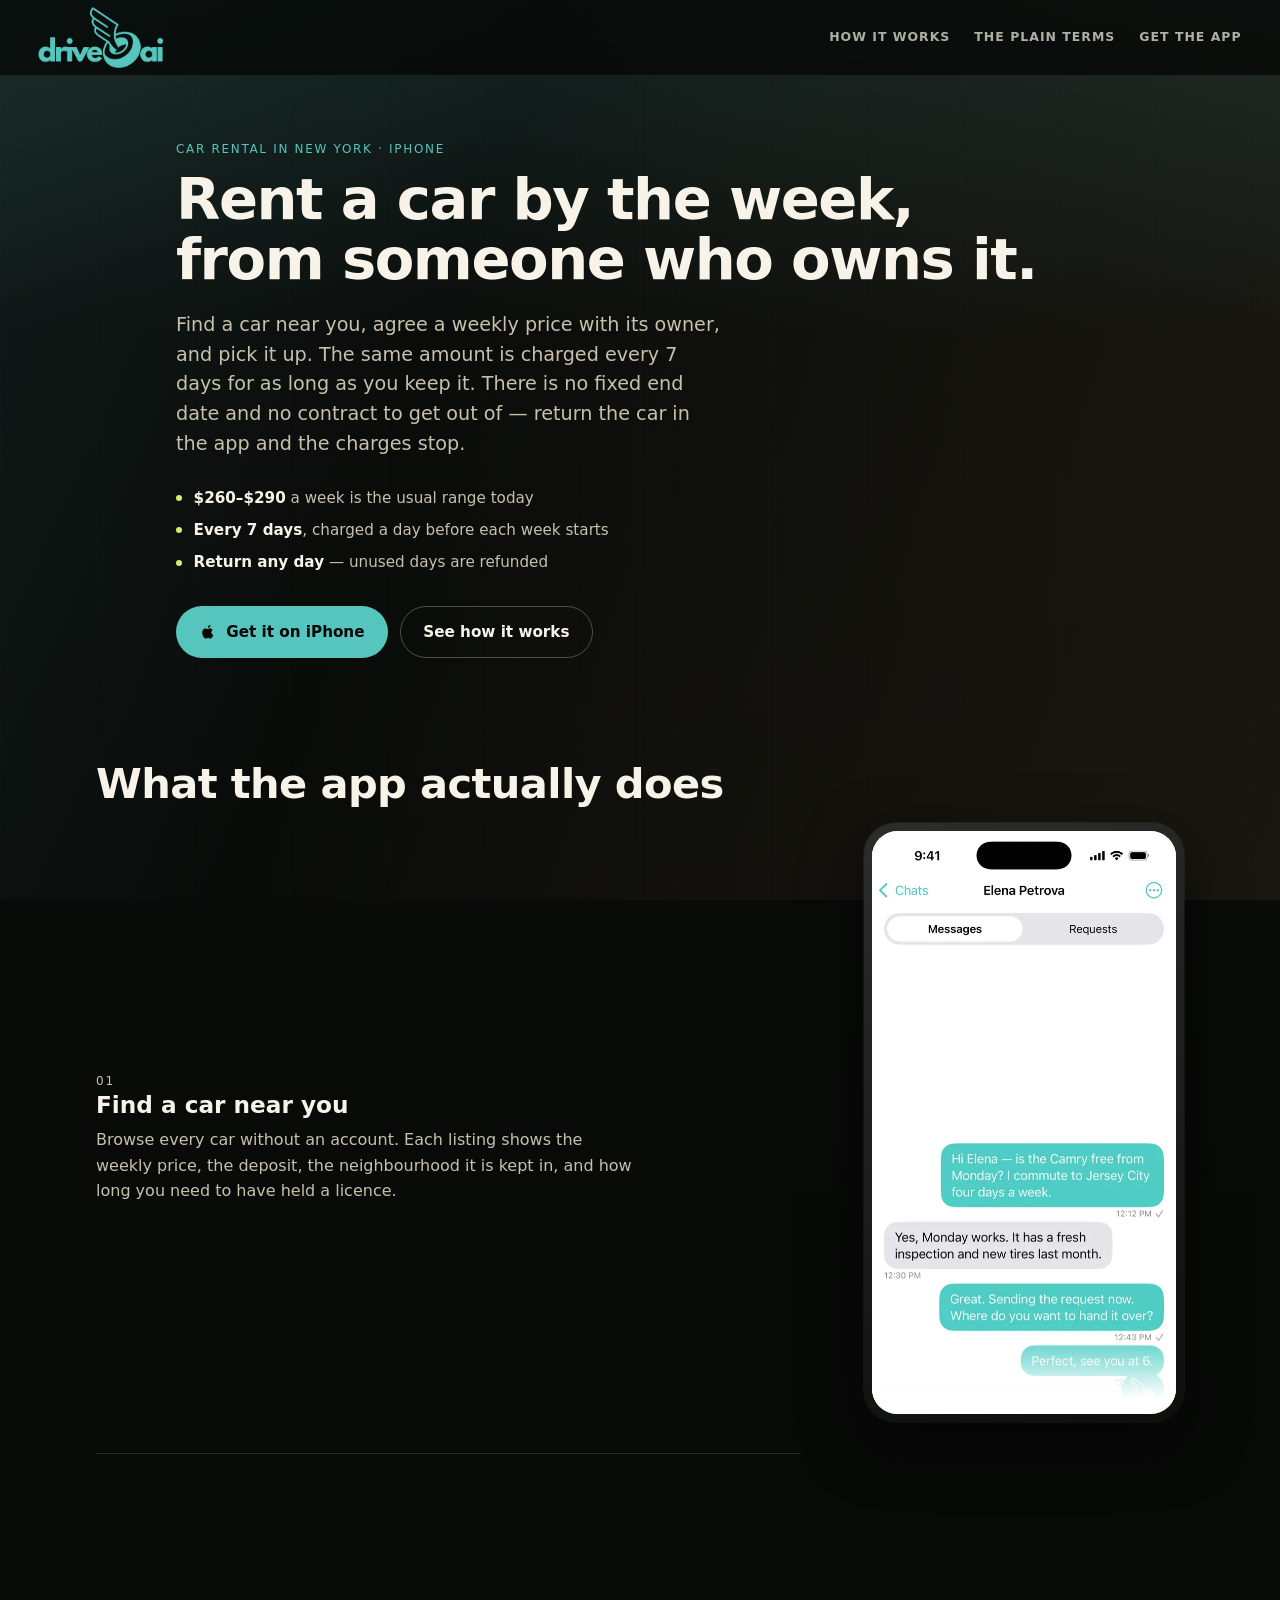
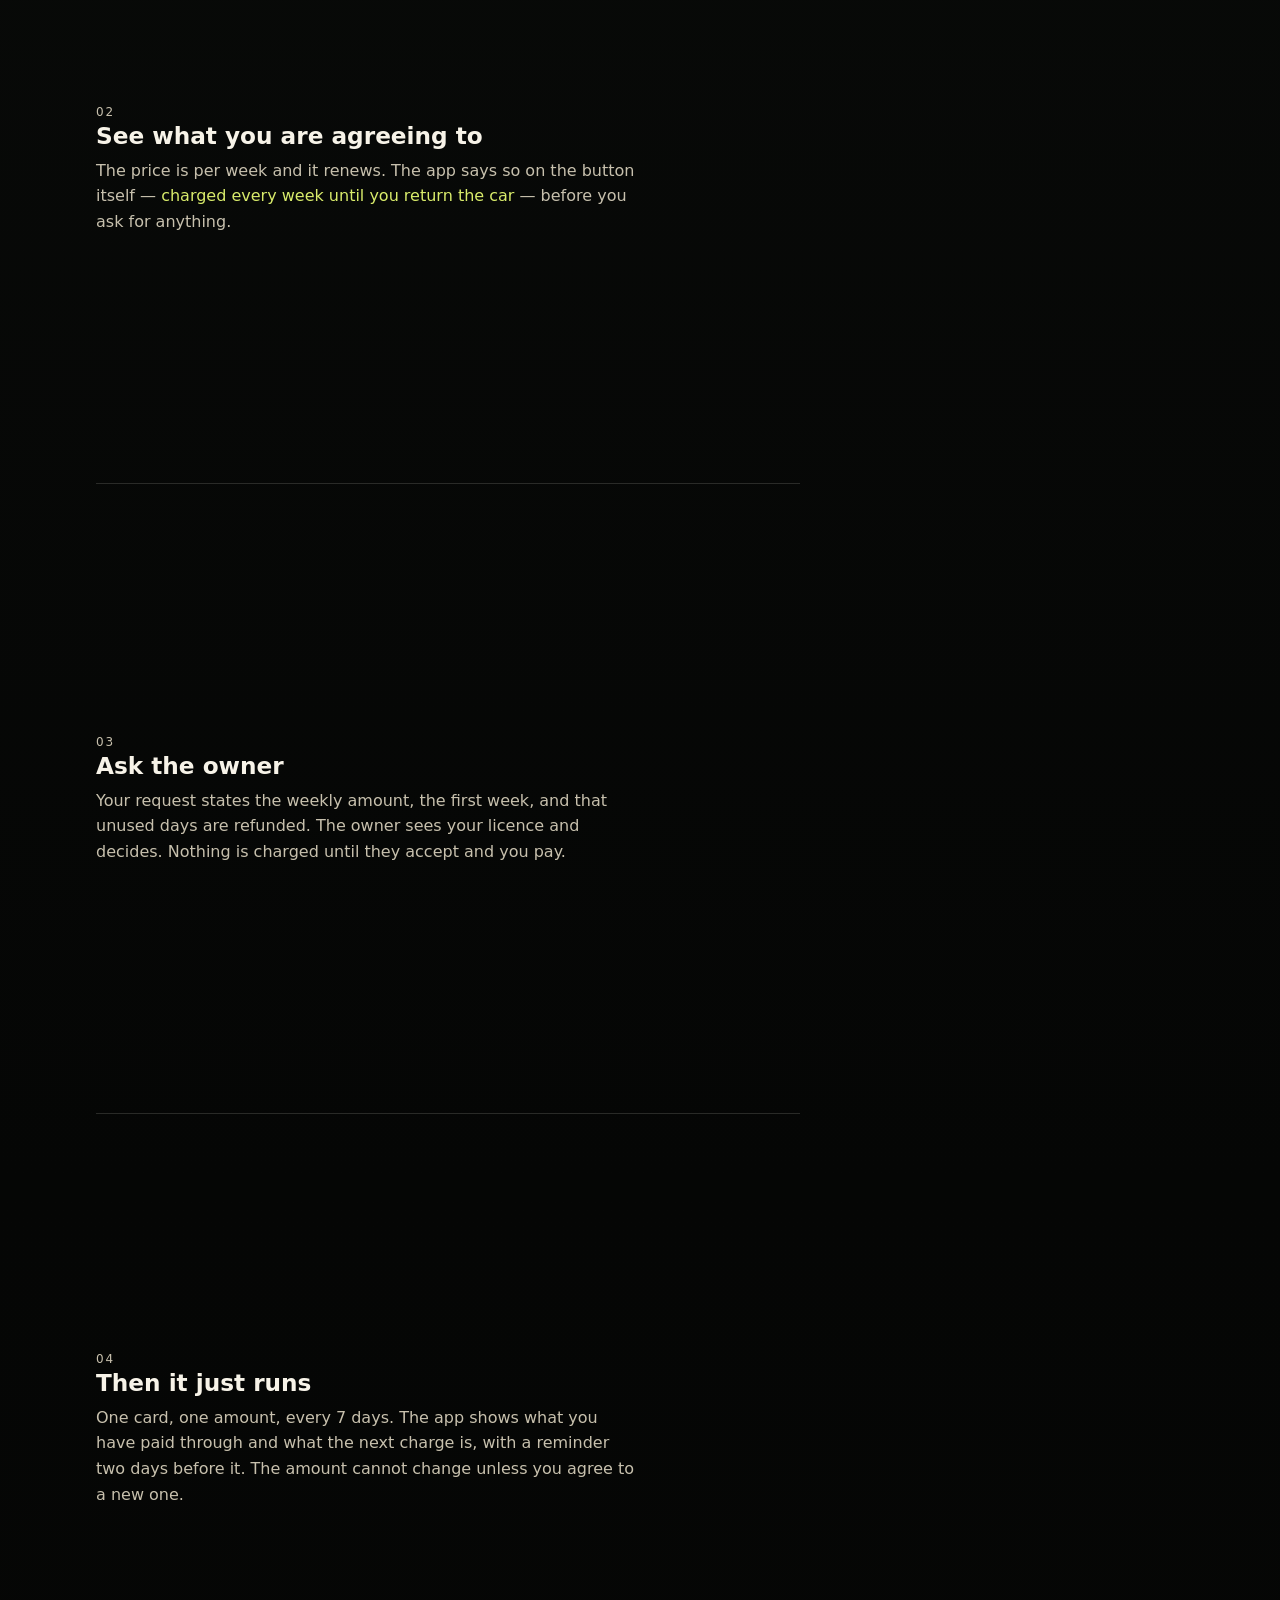
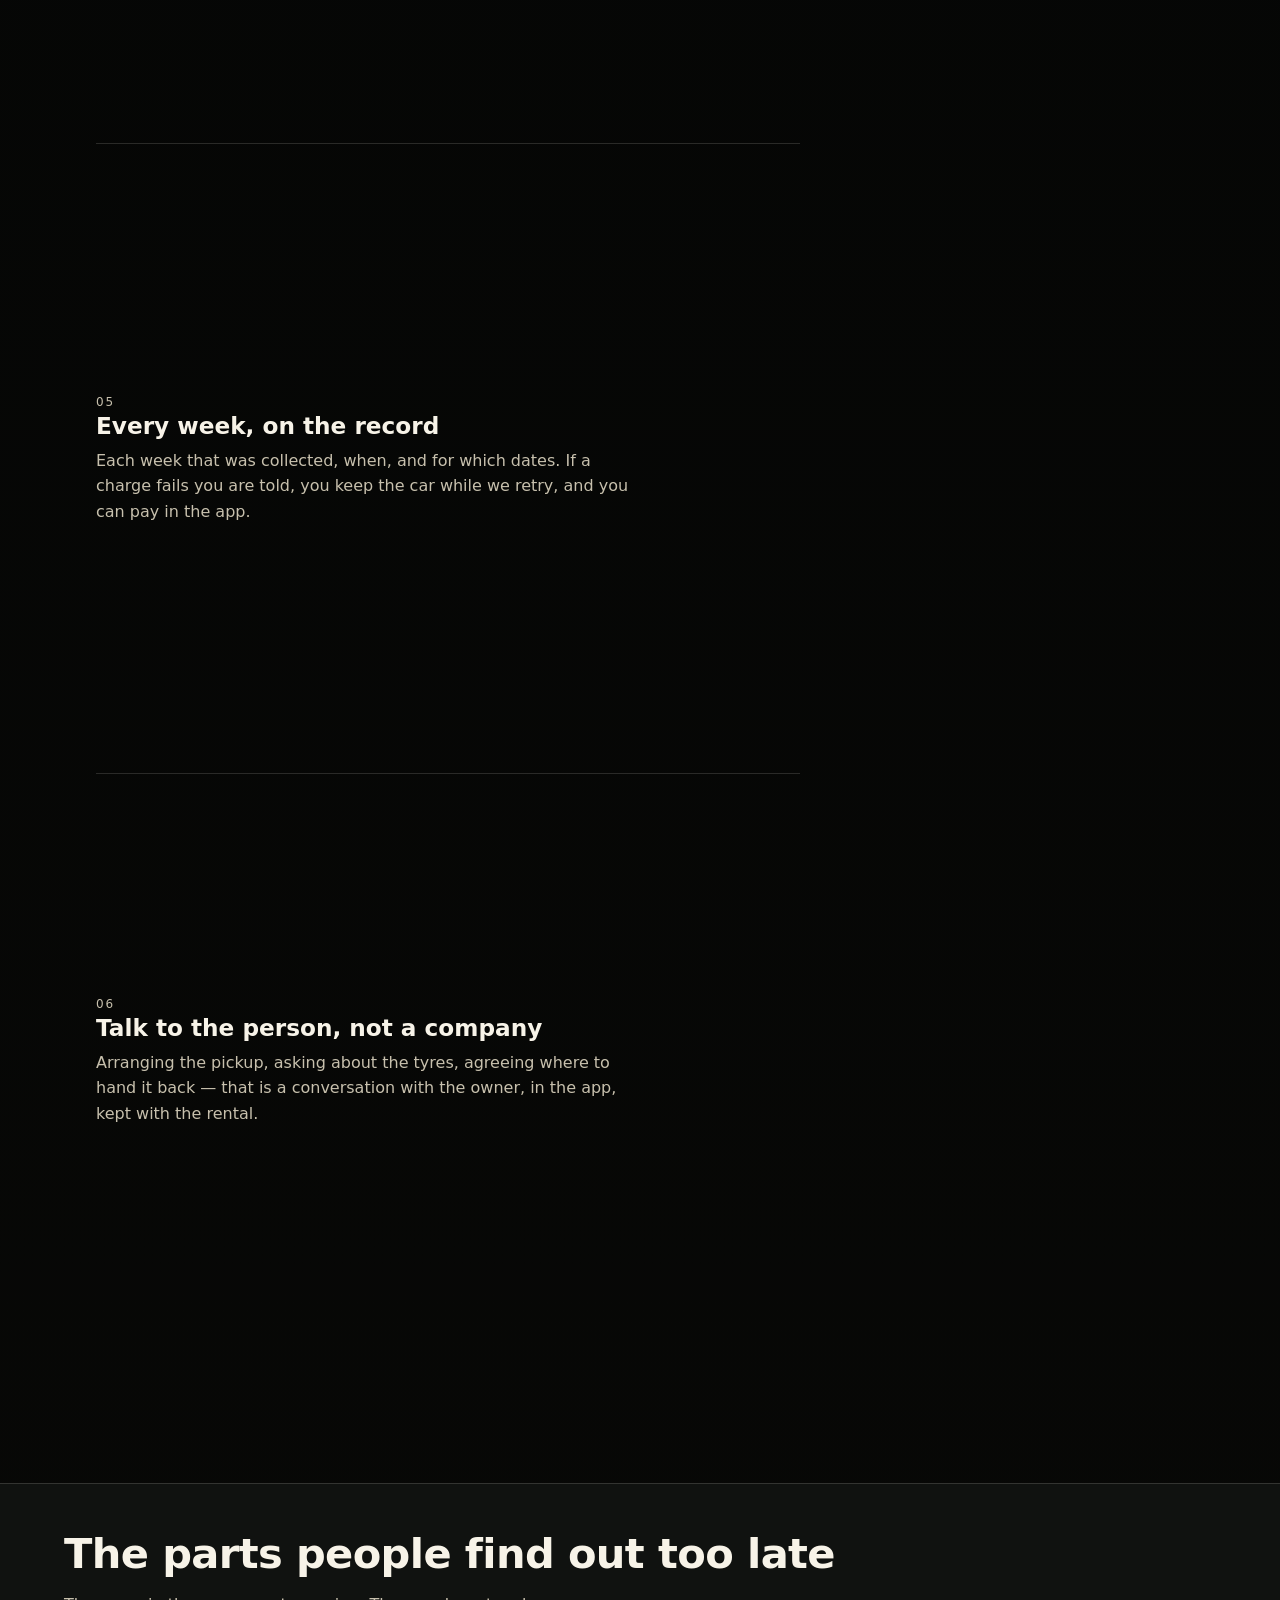
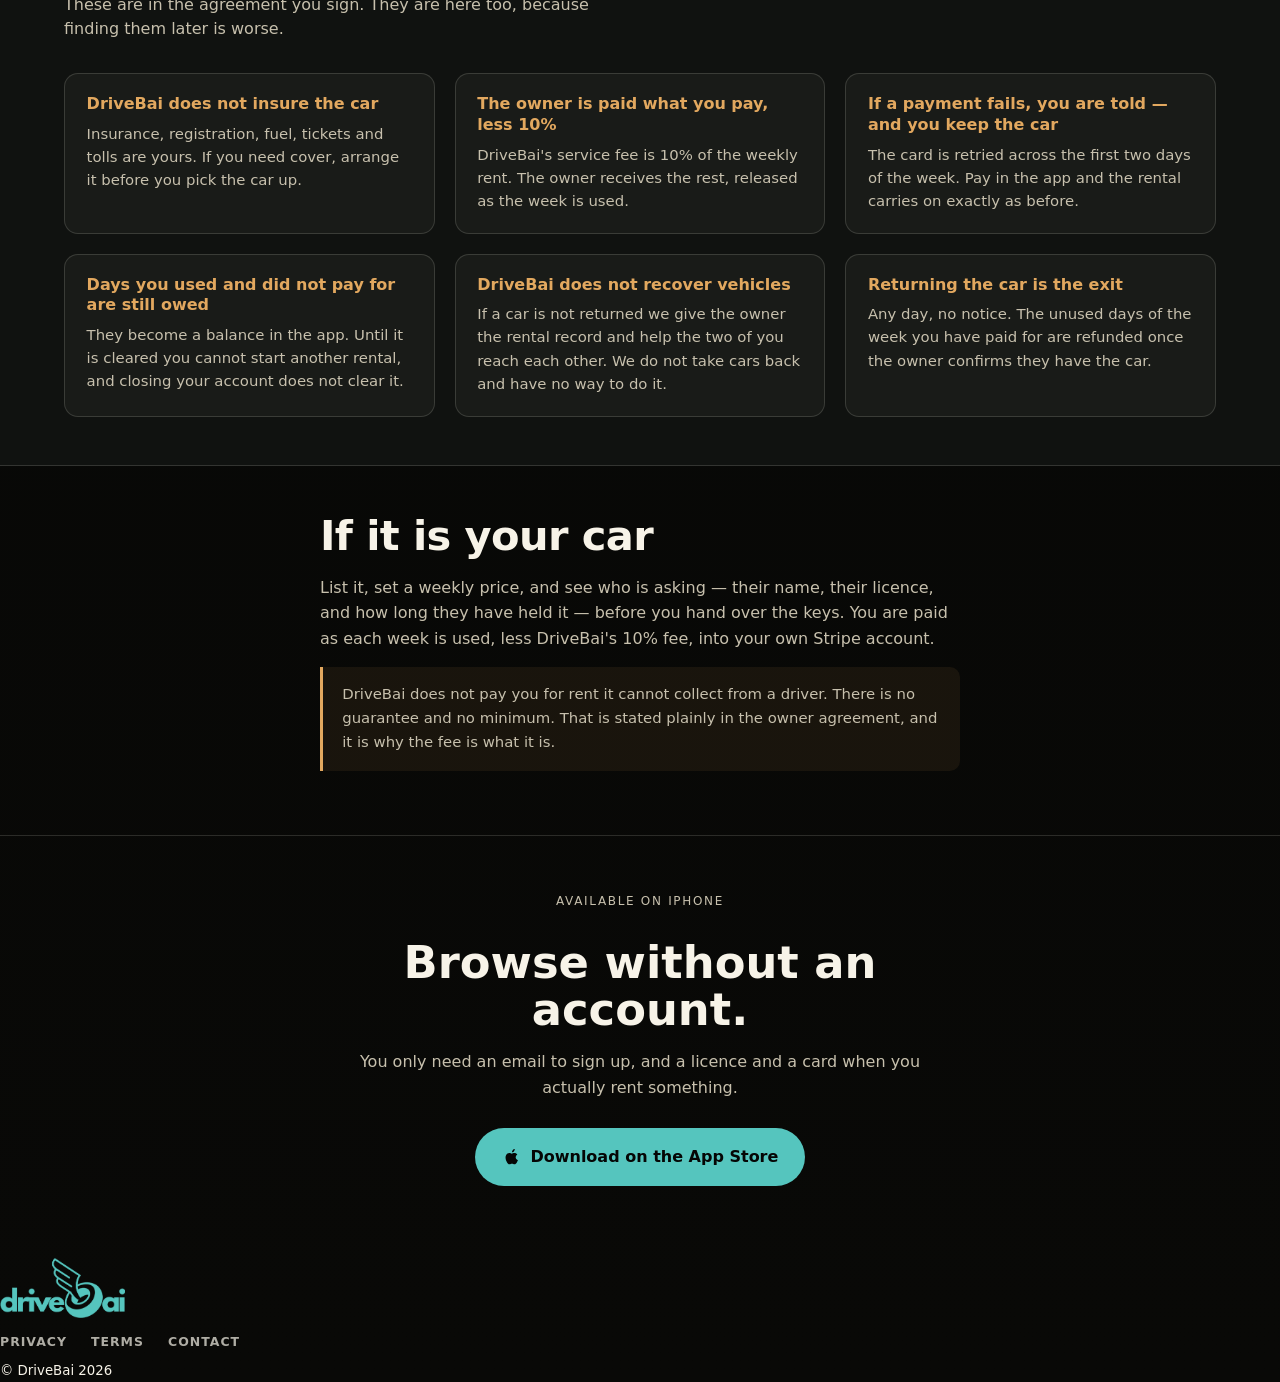
<file: index.html>
<!doctype html>
<html lang="en">
  <head>
    <meta charset="UTF-8" />
    <meta name="viewport" content="width=device-width, initial-scale=1.0" />
    <title>DriveBai — rent a car by the week, in New York</title>
    <meta
      name="description"
      content="Rent a car from a verified owner by the week. One price, charged every 7 days, no fixed end date. Return the car in the app and the charges stop. iPhone app."
    />
    <meta name="author" content="DriveBai" />
    <meta name="theme-color" content="#050605" />
    <meta property="og:type" content="website" />
    <meta property="og:title" content="DriveBai — rent a car by the week" />
    <meta
      property="og:description"
      content="Rent a car from a verified owner by the week. One price, charged every 7 days, no fixed end date. Return the car in the app and the charges stop."
    />
    <meta property="og:image" content="./assets/og-image-v2.png" />
    <meta name="twitter:card" content="summary_large_image" />

    <!-- The first screen in the sequence is above the fold on a phone. -->
    <link rel="icon" href="/favicon.ico" sizes="any" />
    <link rel="apple-touch-icon" href="./assets/apple-touch-icon.png" />

    <link rel="preload" as="image" href="./assets/app/01-discover.webp" type="image/webp" />
    <link rel="stylesheet" href="./styles.css" />
  </head>
  <body>
    <a class="skip-link" href="#main">Skip to content</a>

    <header class="site-header" aria-label="Primary navigation">
      <a class="brand" href="#top" aria-label="DriveBai home">
        <img src="./assets/drivebai-logo.png" alt="DriveBai" class="brand-logo" width="349" height="168" />
      </a>
      <nav aria-label="Primary">
        <a href="#how">How it works</a>
        <a href="#plain">The plain terms</a>
        <a href="#get">Get the app</a>
      </nav>
    </header>

    <main id="main">
      <!-- ───────────────────────── Hero ───────────────────────── -->
      <section class="hero" id="top" aria-labelledby="hero-title">
        <div class="hero-copy">
          <p class="eyebrow">Car rental in New York · iPhone</p>
          <h1 id="hero-title">Rent a car by the week, from someone who owns it.</h1>
          <p class="lede">
            Find a car near you, agree a weekly price with its owner, and pick it
            up. The same amount is charged every 7 days for as long as you keep
            it. There is no fixed end date and no contract to get out of — return
            the car in the app and the charges stop.
          </p>
          <ul class="hero-facts">
            <li><strong>$260–$290</strong> a week is the usual range today</li>
            <li><strong>Every 7 days</strong>, charged a day before each week starts</li>
            <li><strong>Return any day</strong> — unused days are refunded</li>
          </ul>
          <div class="hero-actions">
            <a class="button primary" href="#get">
              <span class="button-icon" aria-hidden="true">
                <svg viewBox="0 0 24 24" width="18" height="18" fill="currentColor">
                  <path d="M16.4 12.6c0-2.3 1.9-3.4 2-3.5-1.1-1.5-2.7-1.7-3.3-1.8-1.4-.1-2.7.8-3.4.8-.7 0-1.8-.8-3-.8-1.5 0-3 .9-3.7 2.3-1.6 2.7-.4 6.7 1.1 8.9.8 1.1 1.7 2.3 2.9 2.2 1.2 0 1.6-.7 3-.7s1.8.7 3 .7c1.2 0 2-1.1 2.8-2.2.9-1.3 1.2-2.6 1.3-2.6 0 0-2.6-1-2.7-3.3ZM14.4 5.2c.6-.7 1-1.7.9-2.7-.9 0-1.9.6-2.5 1.3-.5.6-1 1.7-.9 2.6 1 .1 2-.5 2.5-1.2Z" />
                </svg>
              </span>
              Get it on iPhone
            </a>
            <a class="button secondary" href="#how">See how it works</a>
          </div>
        </div>
      </section>

      <!-- ─────────────────── The scroll sequence ─────────────────── -->
      <!--
        One phone, six real screens, advanced by SCROLL POSITION.

        Where the browser supports scroll-driven animations, each step names a
        view-timeline and the matching screen animates its opacity along that
        timeline — so it tracks the finger on a phone and reverses on scroll-back
        with no JavaScript at all. Everywhere else, a small IntersectionObserver
        sets data-active on the container and CSS does the same thing in steps.
        With JavaScript off and no scroll-timeline support, every screen is
        simply visible in order: a static sequence that reads correctly.
      -->
      <section class="sequence" id="how" aria-labelledby="how-title">
        <h2 id="how-title" class="section-title">What the app actually does</h2>

        <div class="sequence-grid" data-sequence>
          <div class="phone-rail">
            <div class="phone" role="img"
                 aria-label="A sequence of six DriveBai screens: browsing cars, a car's detail page, a weekly rental request, the billing card, payment history, and a conversation with the car's owner.">
              <div class="phone-screens">
                <picture class="screen" data-screen="1">
                  <source srcset="./assets/app/01-discover.webp" type="image/webp" />
                  <img src="./assets/app/01-discover.png" alt="" width="600" height="1150" fetchpriority="high" />
                </picture>
                <picture class="screen" data-screen="2">
                  <source srcset="./assets/app/02-cardetail.webp" type="image/webp" />
                  <img src="./assets/app/02-cardetail.png" alt="" width="600" height="1150" loading="lazy" />
                </picture>
                <picture class="screen" data-screen="3">
                  <source srcset="./assets/app/03-request.webp" type="image/webp" />
                  <img src="./assets/app/03-request.png" alt="" width="600" height="1150" loading="lazy" />
                </picture>
                <picture class="screen" data-screen="4">
                  <source srcset="./assets/app/04-today.webp" type="image/webp" />
                  <img src="./assets/app/04-today.png" alt="" width="600" height="1150" loading="lazy" />
                </picture>
                <picture class="screen" data-screen="5">
                  <source srcset="./assets/app/05-payments.webp" type="image/webp" />
                  <img src="./assets/app/05-payments.png" alt="" width="600" height="1150" loading="lazy" />
                </picture>
                <picture class="screen" data-screen="6">
                  <source srcset="./assets/app/06-chat.webp" type="image/webp" />
                  <img src="./assets/app/06-chat.png" alt="" width="600" height="1150" loading="lazy" />
                </picture>
              </div>
            </div>
          </div>

          <ol class="steps">
            <li class="step" data-step="1">
              <picture class="step-shot">
                <source srcset="./assets/app/01-discover.webp" type="image/webp" />
                <img src="./assets/app/01-discover.png" alt="Browsing cars in the DriveBai app: four available cars, each with a photo, a weekly price and the neighbourhood it is kept in." width="600" height="1150" loading="lazy" />
              </picture>
              <p class="step-n">01</p>
              <h3>Find a car near you</h3>
              <p>
                Browse every car without an account. Each listing shows the
                weekly price, the deposit, the neighbourhood it is kept in, and
                how long you need to have held a licence.
              </p>
            </li>
            <li class="step" data-step="2">
              <picture class="step-shot">
                <source srcset="./assets/app/02-cardetail.webp" type="image/webp" />
                <img src="./assets/app/02-cardetail.png" alt="A car's page: a 2022 Hyundai Elantra at $280 per week, with the button reading “Rent — renews weekly, charged every week until you return the car”." width="600" height="1150" loading="lazy" />
              </picture>
              <p class="step-n">02</p>
              <h3>See what you are agreeing to</h3>
              <p>
                The price is per week and it renews. The app says so on the
                button itself — <em>charged every week until you return the
                car</em> — before you ask for anything.
              </p>
            </li>
            <li class="step" data-step="3">
              <picture class="step-shot">
                <source srcset="./assets/app/03-request.webp" type="image/webp" />
                <img src="./assets/app/03-request.png" alt="A sent rental request showing $280.00 a week, renewing weekly until the car is returned, the first week's amount, and that unused days are refunded." width="600" height="1150" loading="lazy" />
              </picture>
              <p class="step-n">03</p>
              <h3>Ask the owner</h3>
              <p>
                Your request states the weekly amount, the first week, and that
                unused days are refunded. The owner sees your licence and decides.
                Nothing is charged until they accept and you pay.
              </p>
            </li>
            <li class="step" data-step="4">
              <picture class="step-shot">
                <source srcset="./assets/app/04-today.webp" type="image/webp" />
                <img src="./assets/app/04-today.png" alt="The rental card: paid through Friday 9 October, renewing weekly, the next charge on Thursday 8 October, and the card it will be taken from." width="600" height="1150" loading="lazy" />
              </picture>
              <p class="step-n">04</p>
              <h3>Then it just runs</h3>
              <p>
                One card, one amount, every 7 days. The app shows what you have
                paid through and what the next charge is, with a reminder two days
                before it. The amount cannot change unless you agree to a new one.
              </p>
            </li>
            <li class="step" data-step="5">
              <picture class="step-shot">
                <source srcset="./assets/app/05-payments.webp" type="image/webp" />
                <img src="./assets/app/05-payments.png" alt="Payment history: four weeks paid at $280.00 each, $1120.00 in total, with the dates each week covered." width="600" height="1150" loading="lazy" />
              </picture>
              <p class="step-n">05</p>
              <h3>Every week, on the record</h3>
              <p>
                Each week that was collected, when, and for which dates. If a
                charge fails you are told, you keep the car while we retry, and
                you can pay in the app.
              </p>
            </li>
            <li class="step" data-step="6">
              <picture class="step-shot">
                <source srcset="./assets/app/06-chat.webp" type="image/webp" />
                <img src="./assets/app/06-chat.png" alt="A conversation with the car's owner about when the car is free and where to hand it over." width="600" height="1150" loading="lazy" />
              </picture>
              <p class="step-n">06</p>
              <h3>Talk to the person, not a company</h3>
              <p>
                Arranging the pickup, asking about the tyres, agreeing where to
                hand it back — that is a conversation with the owner, in the app,
                kept with the rental.
              </p>
            </li>
          </ol>
        </div>
      </section>

      <!-- ─────────────────── The plain terms ─────────────────── -->
      <!--
        This section exists because the agreements are blunt and the page should
        be too. Every line here is a sentence from the driver and owner texts in
        docs/TERMS_FOR_REVIEW.md. An earlier version of this page claimed cover
        that those same texts explicitly disclaim; the claim is gone and this
        section is what replaced it.

        The old wording is deliberately not quoted here. It would mean the live
        HTML still contains the sentence we removed, and anyone auditing the page
        for it — including by a plain grep — would get a hit and have to work out
        that it was only a comment.
      -->
      <section class="plain" id="plain" aria-labelledby="plain-title">
        <div class="plain-inner">
          <h2 id="plain-title" class="section-title">The parts people find out too late</h2>
          <p class="plain-lede">
            These are in the agreement you sign. They are here too, because
            finding them later is worse.
          </p>
          <div class="plain-grid">
            <div class="plain-card">
              <h3>DriveBai does not insure the car</h3>
              <p>
                Insurance, registration, fuel, tickets and tolls are yours. If
                you need cover, arrange it before you pick the car up.
              </p>
            </div>
            <div class="plain-card">
              <h3>The owner is paid what you pay, less 10%</h3>
              <p>
                DriveBai's service fee is 10% of the weekly rent. The owner
                receives the rest, released as the week is used.
              </p>
            </div>
            <div class="plain-card">
              <h3>If a payment fails, you are told — and you keep the car</h3>
              <p>
                The card is retried across the first two days of the week. Pay in
                the app and the rental carries on exactly as before.
              </p>
            </div>
            <div class="plain-card">
              <h3>Days you used and did not pay for are still owed</h3>
              <p>
                They become a balance in the app. Until it is cleared you cannot
                start another rental, and closing your account does not clear it.
              </p>
            </div>
            <div class="plain-card">
              <h3>DriveBai does not recover vehicles</h3>
              <p>
                If a car is not returned we give the owner the rental record and
                help the two of you reach each other. We do not take cars back
                and have no way to do it.
              </p>
            </div>
            <div class="plain-card">
              <h3>Returning the car is the exit</h3>
              <p>
                Any day, no notice. The unused days of the week you have paid for
                are refunded once the owner confirms they have the car.
              </p>
            </div>
          </div>
        </div>
      </section>

      <!-- ─────────────────── Owners ─────────────────── -->
      <section class="owners" aria-labelledby="owners-title">
        <div class="owners-inner">
          <h2 id="owners-title" class="section-title">If it is your car</h2>
          <p>
            List it, set a weekly price, and see who is asking — their name,
            their licence, and how long they have held it — before you hand over
            the keys. You are paid as each week is used, less DriveBai's 10% fee,
            into your own Stripe account.
          </p>
          <p class="owners-note">
            DriveBai does not pay you for rent it cannot collect from a driver.
            There is no guarantee and no minimum. That is stated plainly in the
            owner agreement, and it is why the fee is what it is.
          </p>
        </div>
      </section>

      <!-- ─────────────────── Download ─────────────────── -->
      <section class="get" id="get" aria-labelledby="get-title">
        <div class="get-inner">
          <p class="eyebrow">Available on iPhone</p>
          <h2 id="get-title">Browse without an account.</h2>
          <p>
            You only need an email to sign up, and a licence and a card when you
            actually rent something.
          </p>
          <a class="button primary large" href="#" aria-label="Download DriveBai on the App Store">
            <span class="button-icon" aria-hidden="true">
              <svg viewBox="0 0 24 24" width="20" height="20" fill="currentColor">
                <path d="M16.4 12.6c0-2.3 1.9-3.4 2-3.5-1.1-1.5-2.7-1.7-3.3-1.8-1.4-.1-2.7.8-3.4.8-.7 0-1.8-.8-3-.8-1.5 0-3 .9-3.7 2.3-1.6 2.7-.4 6.7 1.1 8.9.8 1.1 1.7 2.3 2.9 2.2 1.2 0 1.6-.7 3-.7s1.8.7 3 .7c1.2 0 2-1.1 2.8-2.2.9-1.3 1.2-2.6 1.3-2.6 0 0-2.6-1-2.7-3.3ZM14.4 5.2c.6-.7 1-1.7.9-2.7-.9 0-1.9.6-2.5 1.3-.5.6-1 1.7-.9 2.6 1 .1 2-.5 2.5-1.2Z" />
              </svg>
            </span>
            Download on the App Store
          </a>
        </div>
      </section>
    </main>

    <footer class="site-footer">
      <a class="brand" href="#top" aria-label="DriveBai home">
        <img src="./assets/drivebai-logo.png" alt="DriveBai" class="brand-logo" width="349" height="168" />
      </a>
      <nav aria-label="Legal">
        <!-- Privacy is this site's own notice at /privacy, published 8 October
             2026. Terms still points at the old host because there is no terms
             page here yet. -->
        <a href="/privacy">Privacy</a>
        <a href="https://drivebai-landing-v2.netlify.app/terms">Terms</a>
        <a href="mailto:support@drivebai.com">Contact</a>
      </nav>
      <small>&copy; DriveBai 2026</small>
    </footer>

    <script src="./script.js" defer></script>
  </body>
</html>
</file>
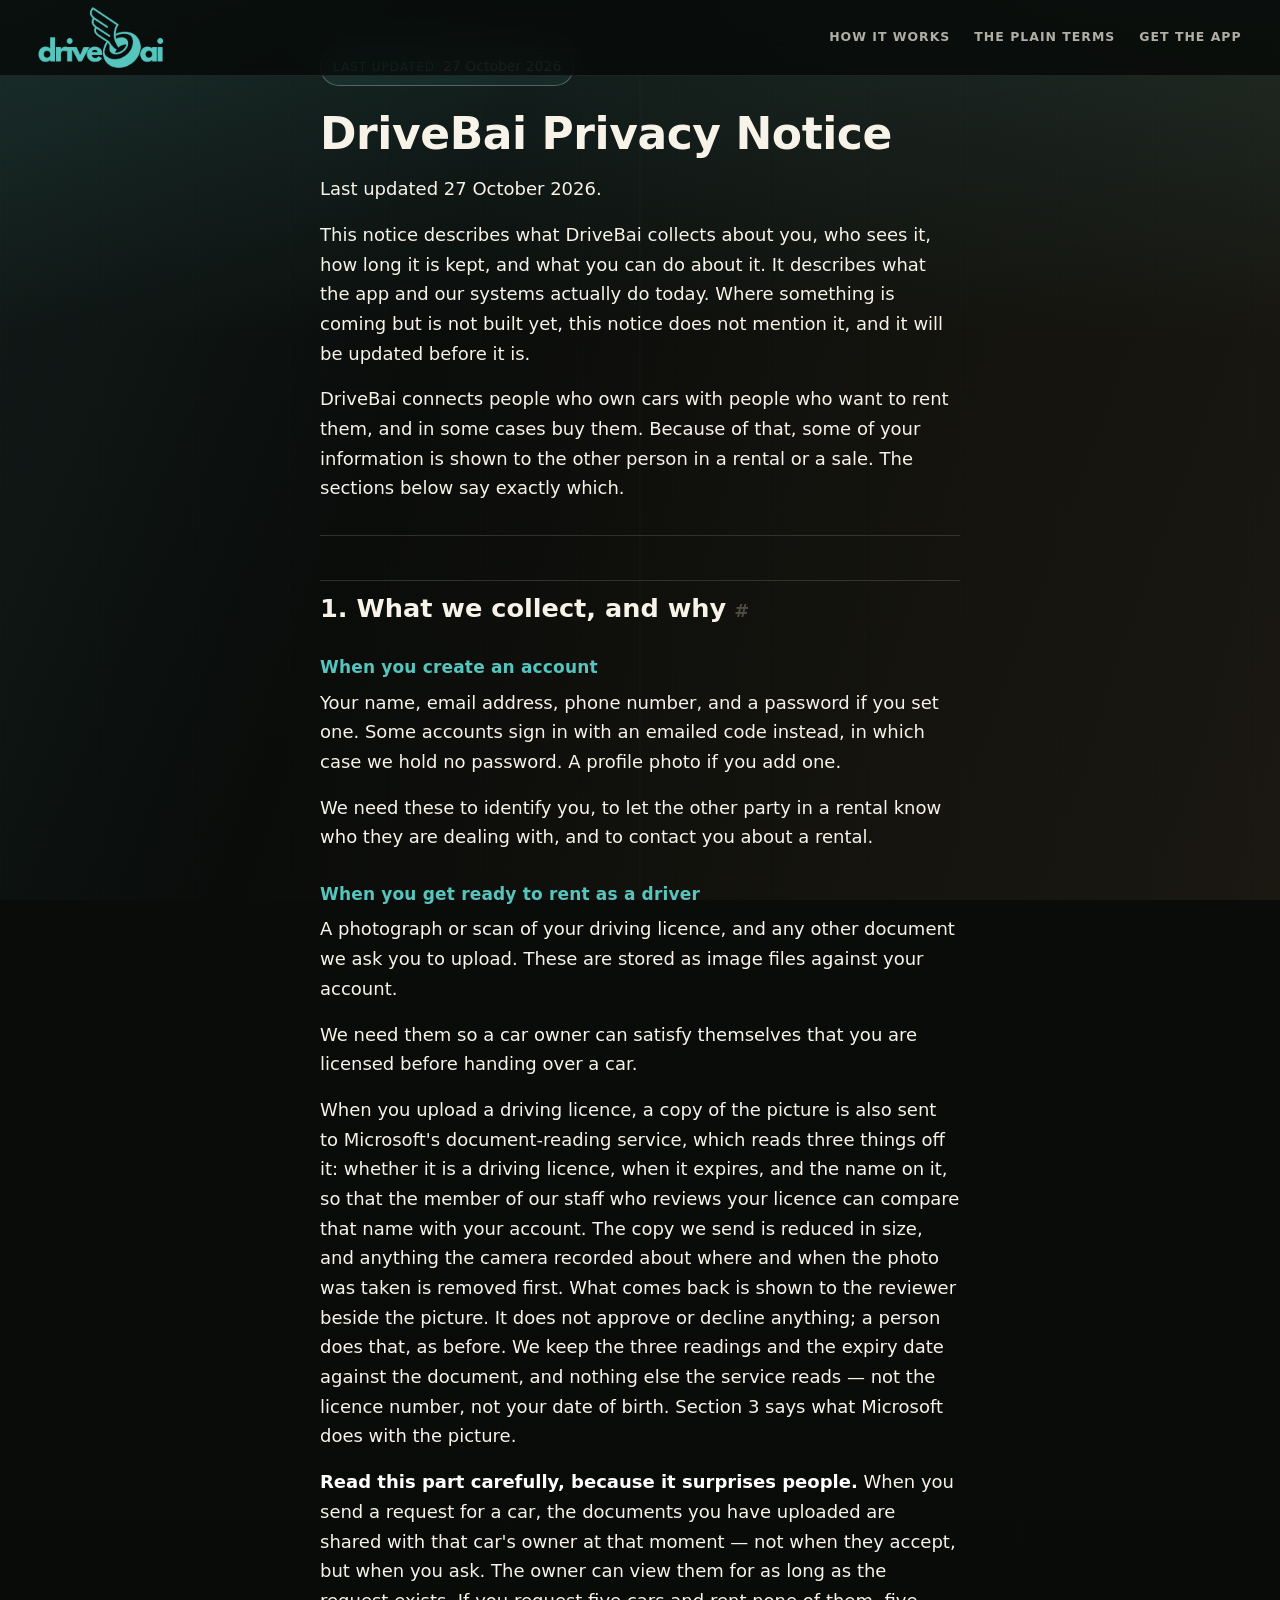
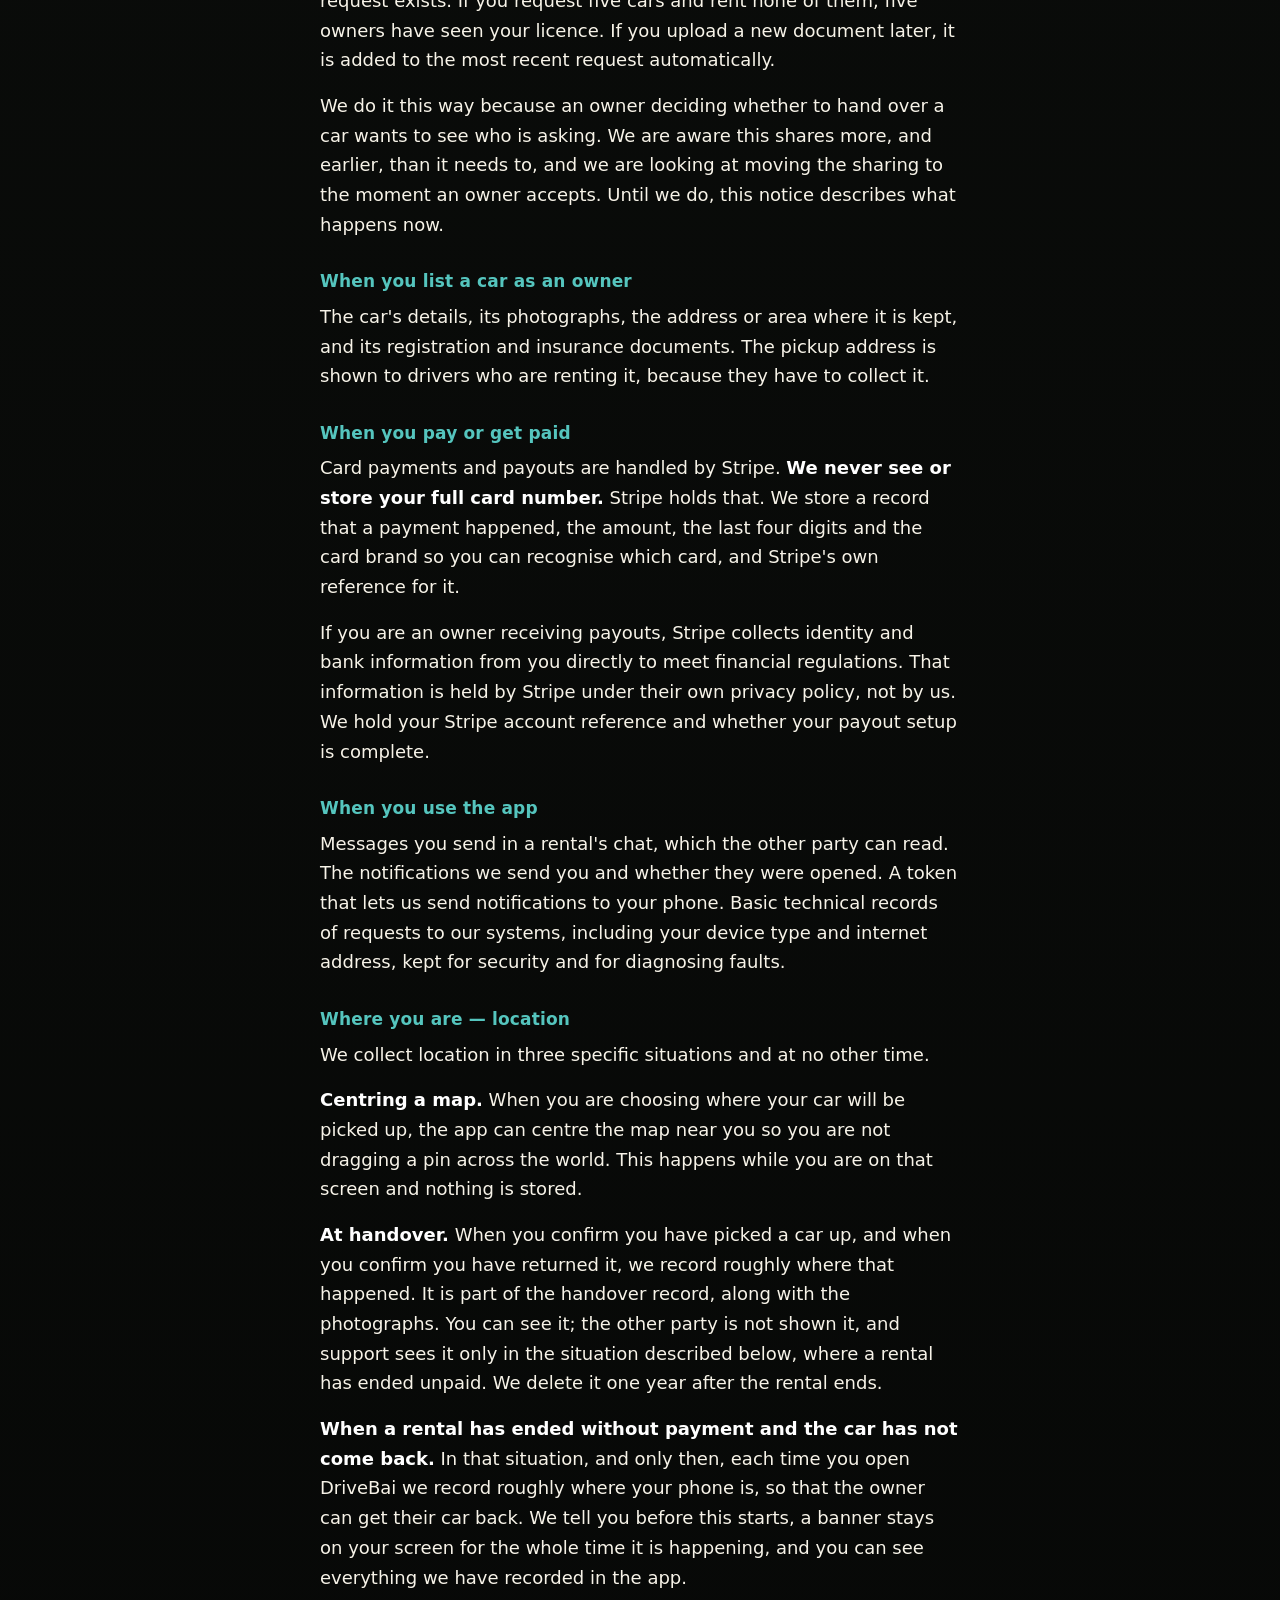
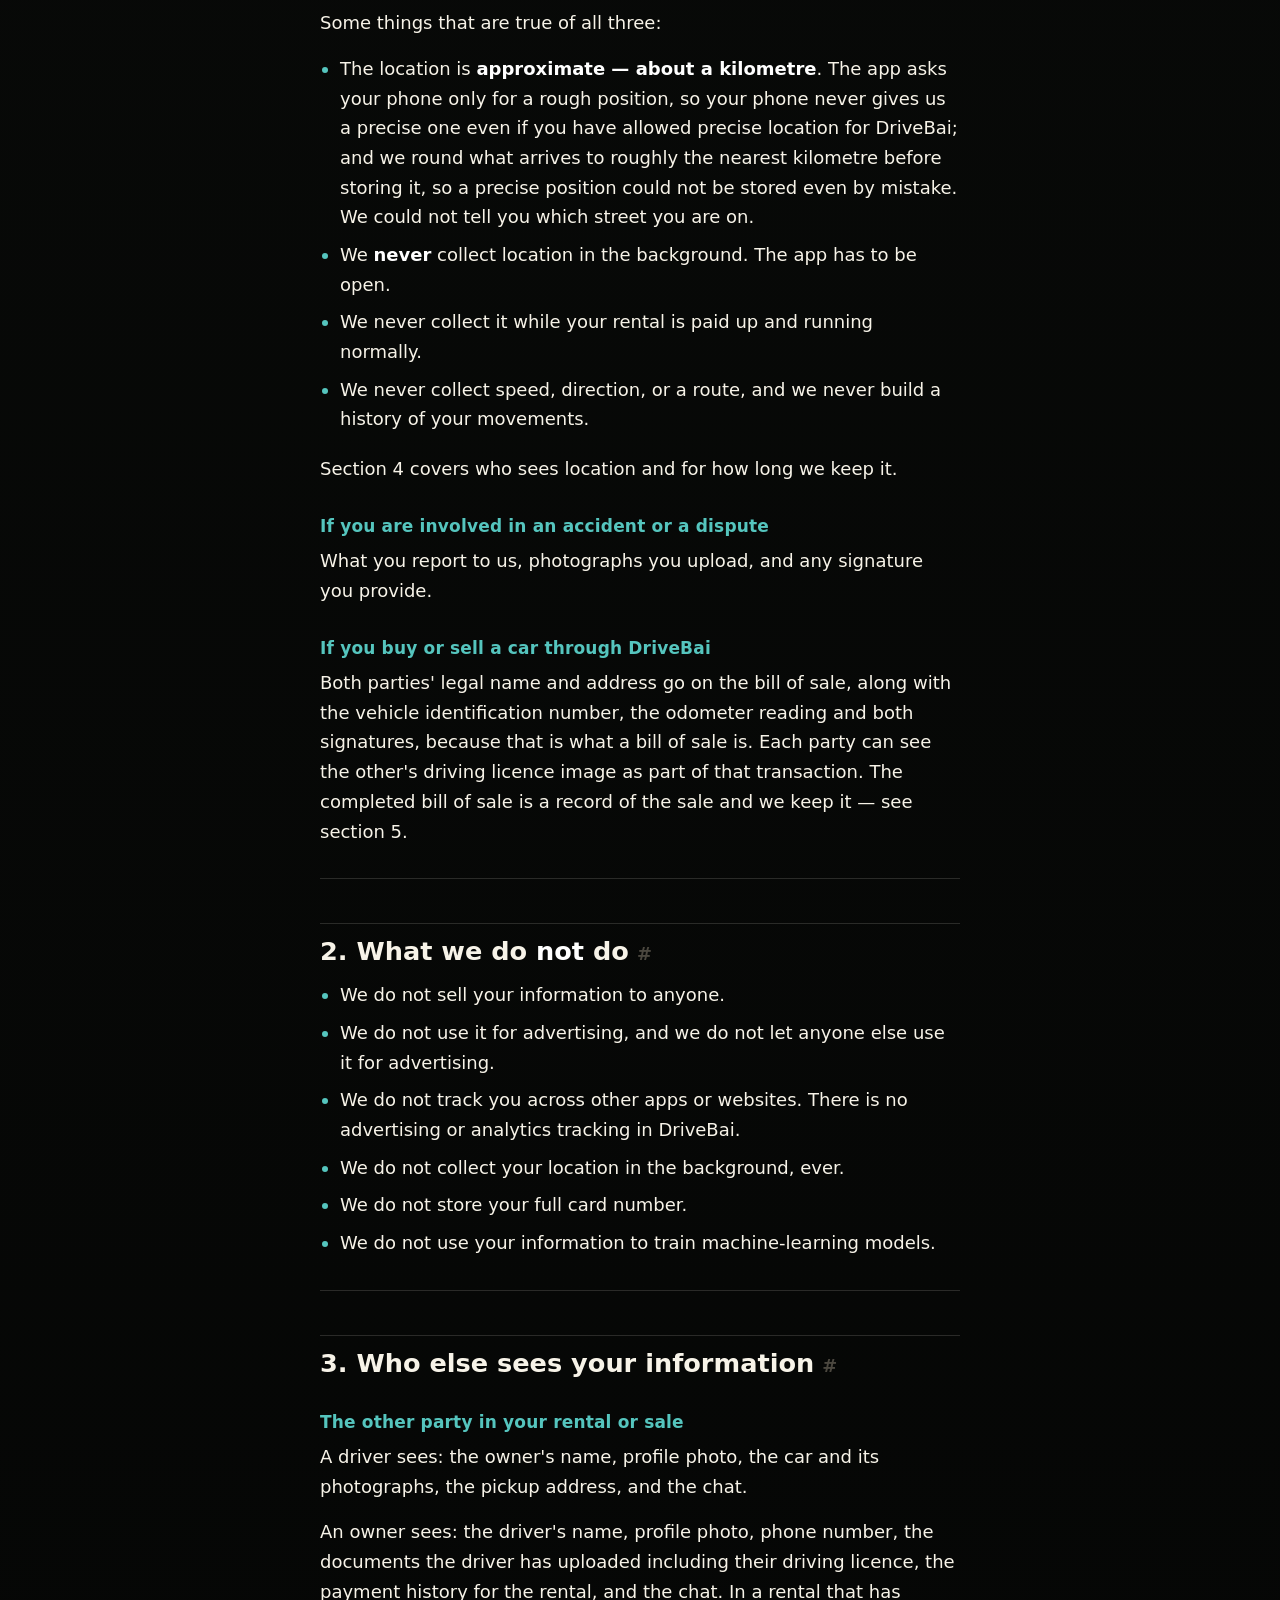
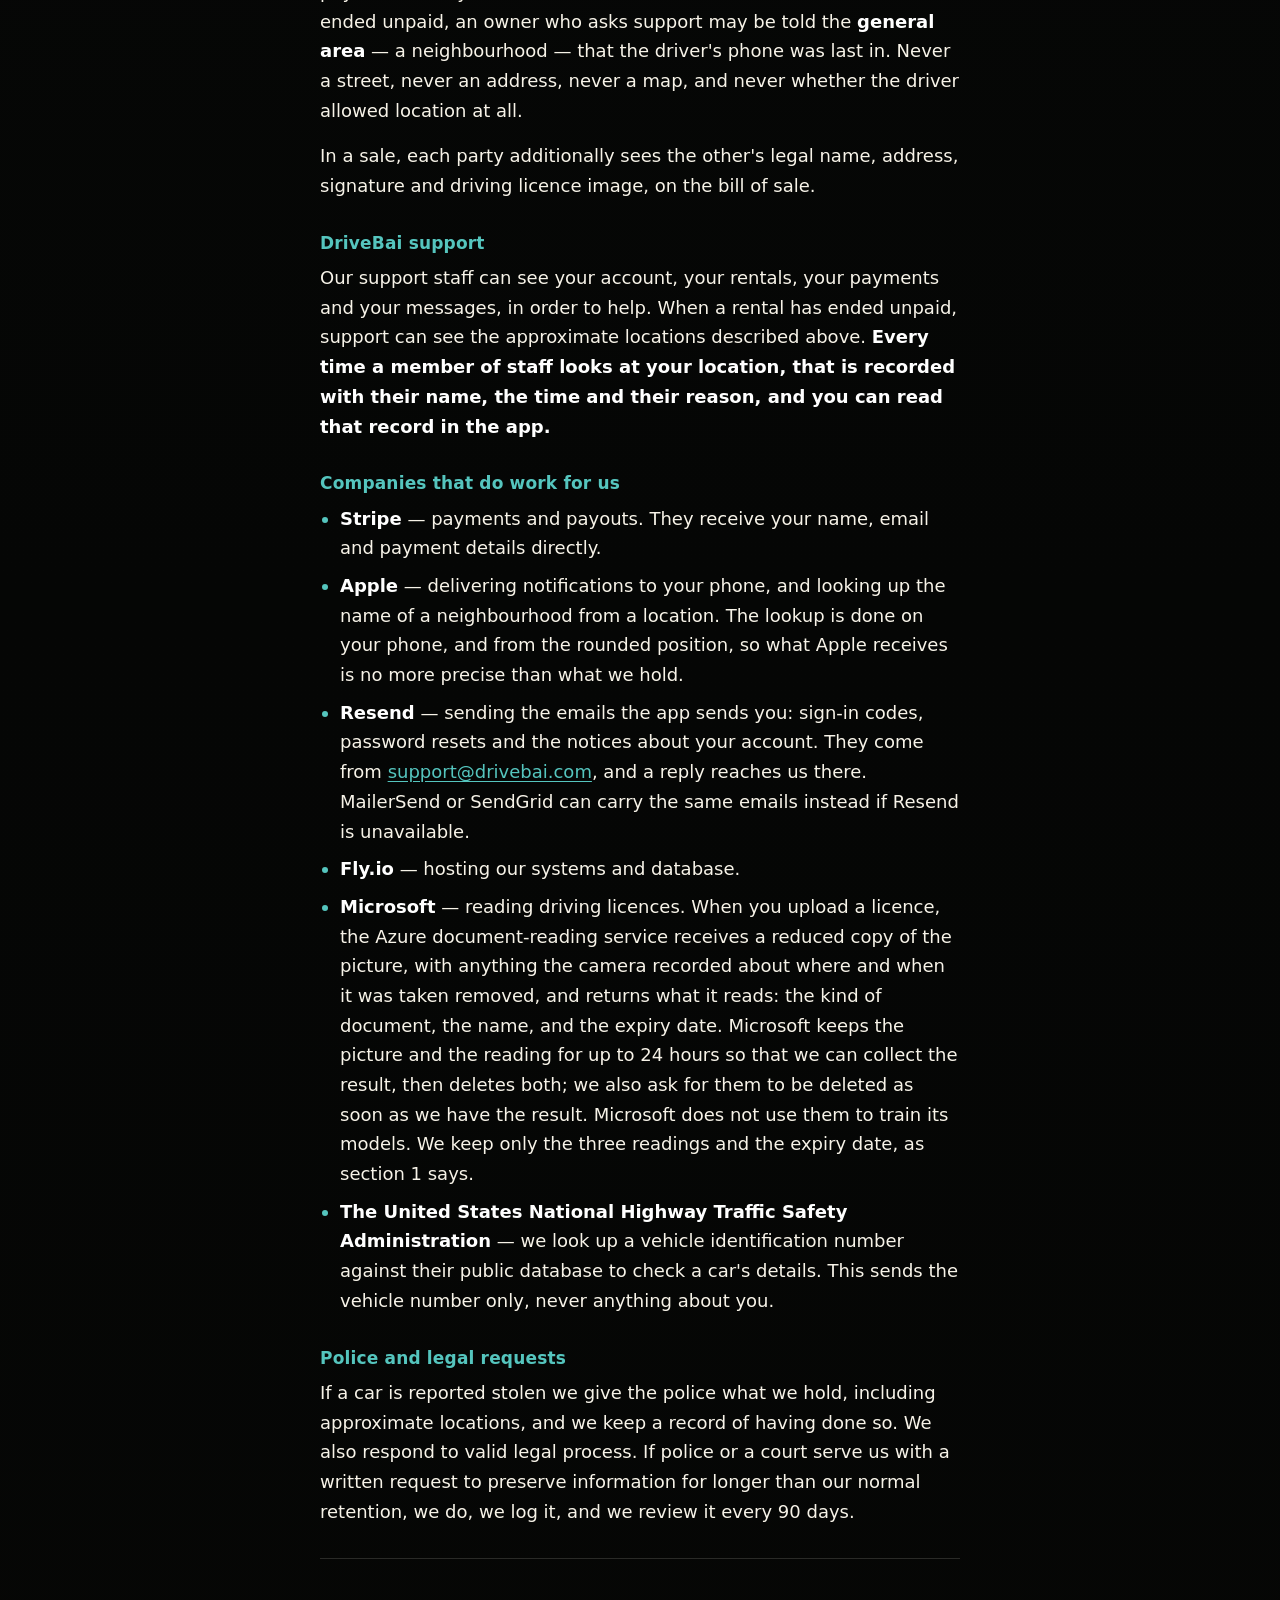
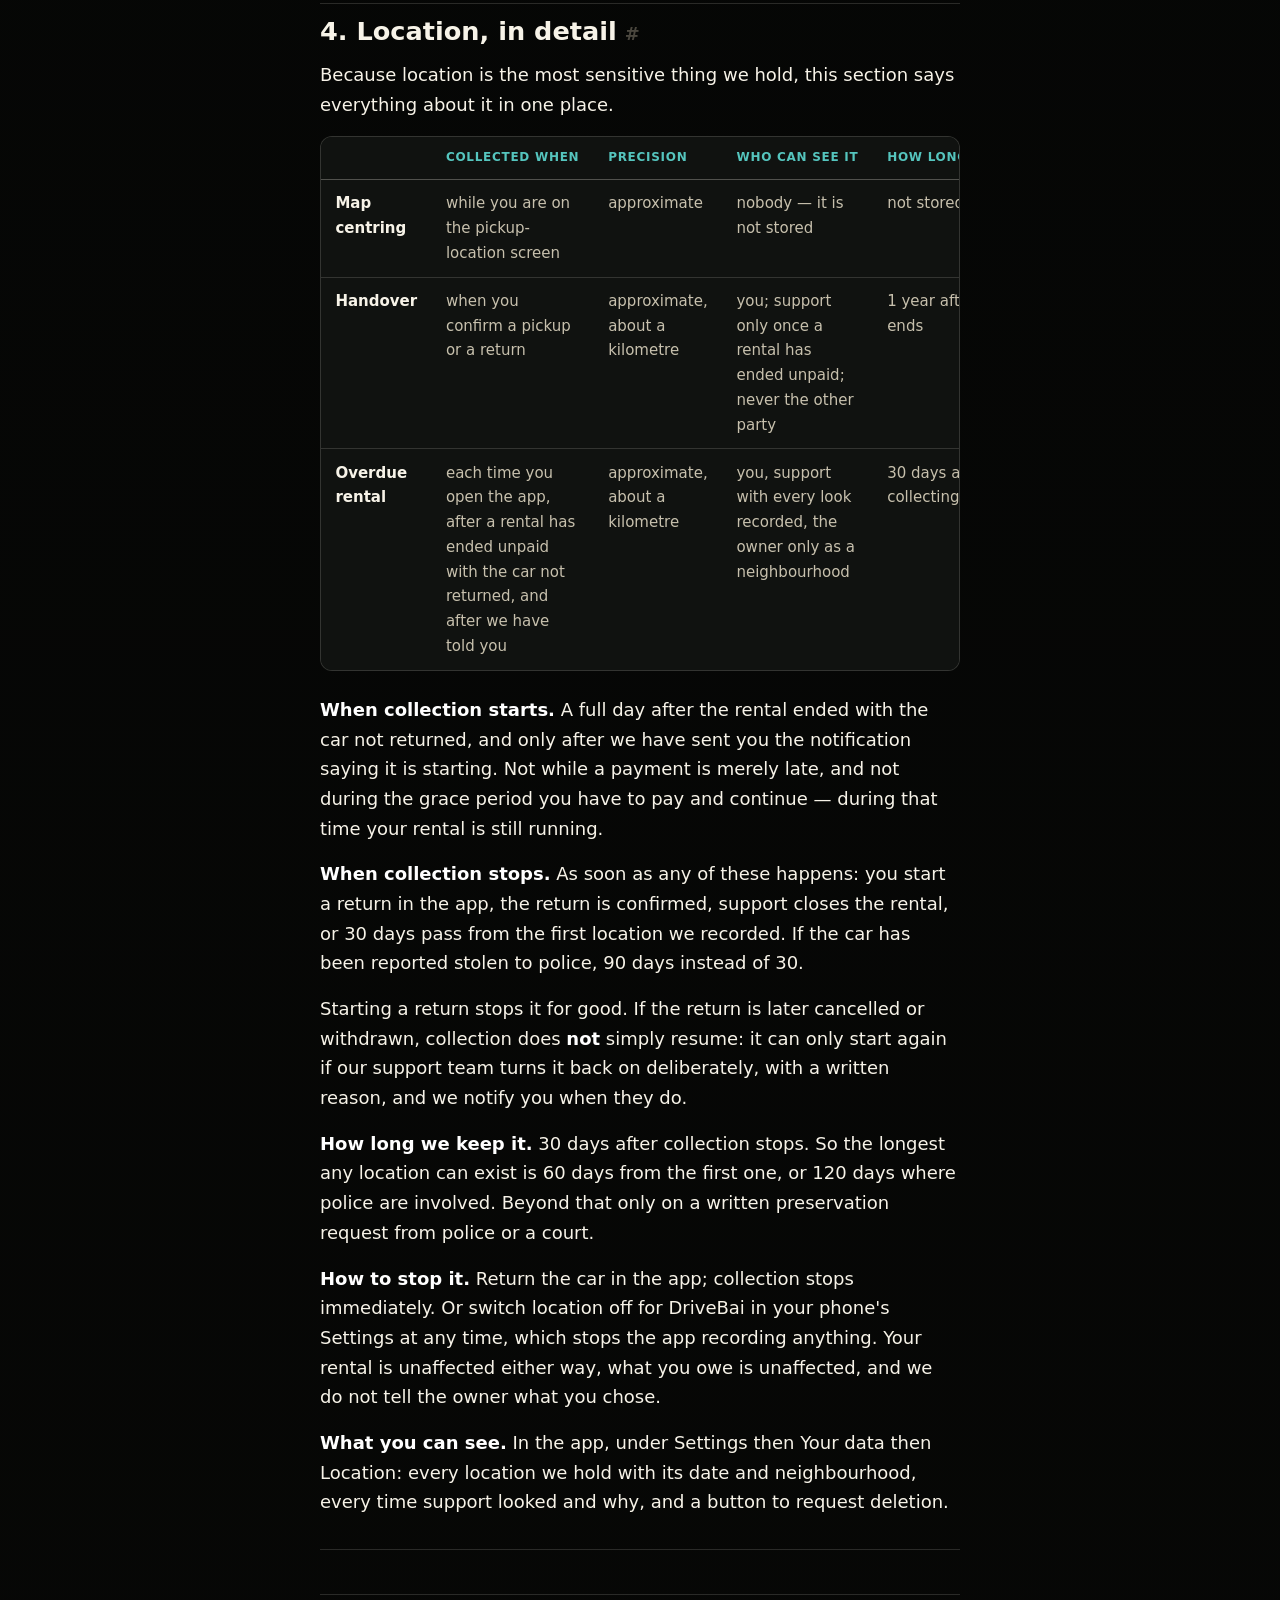
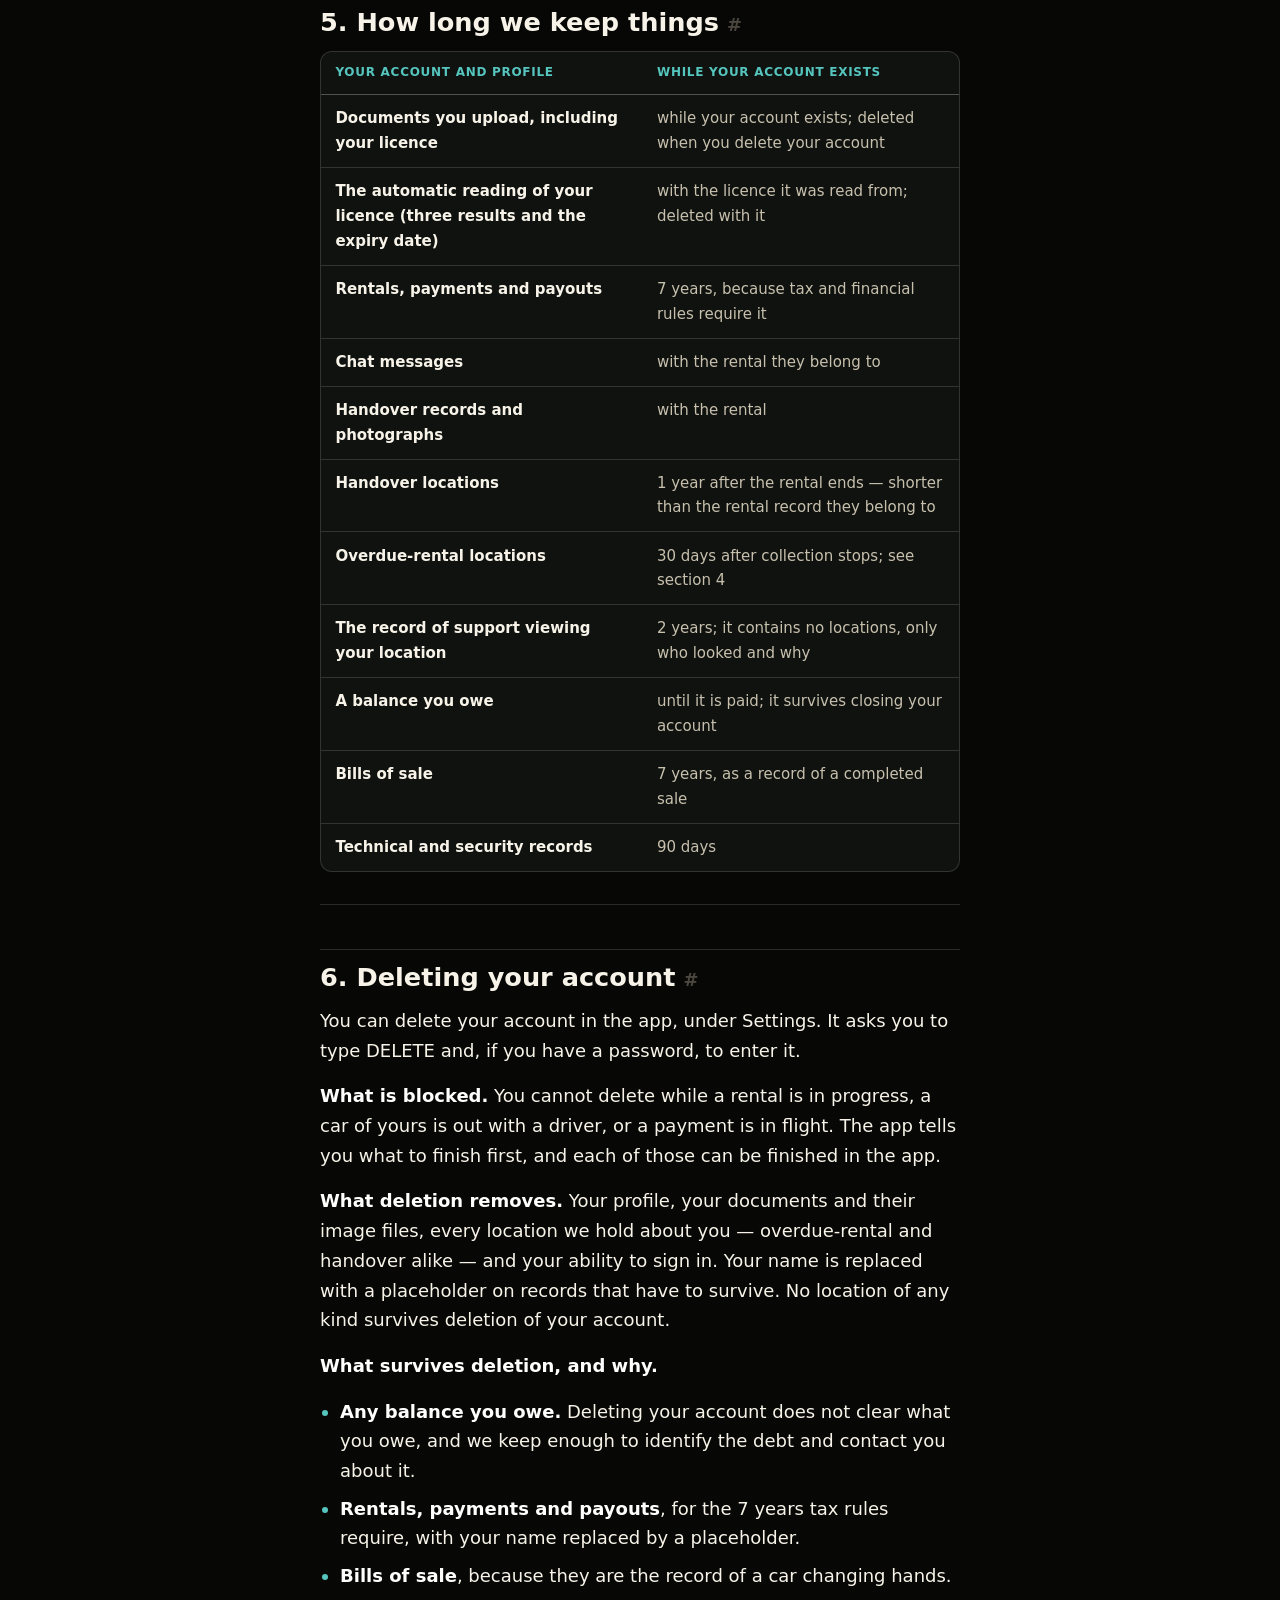
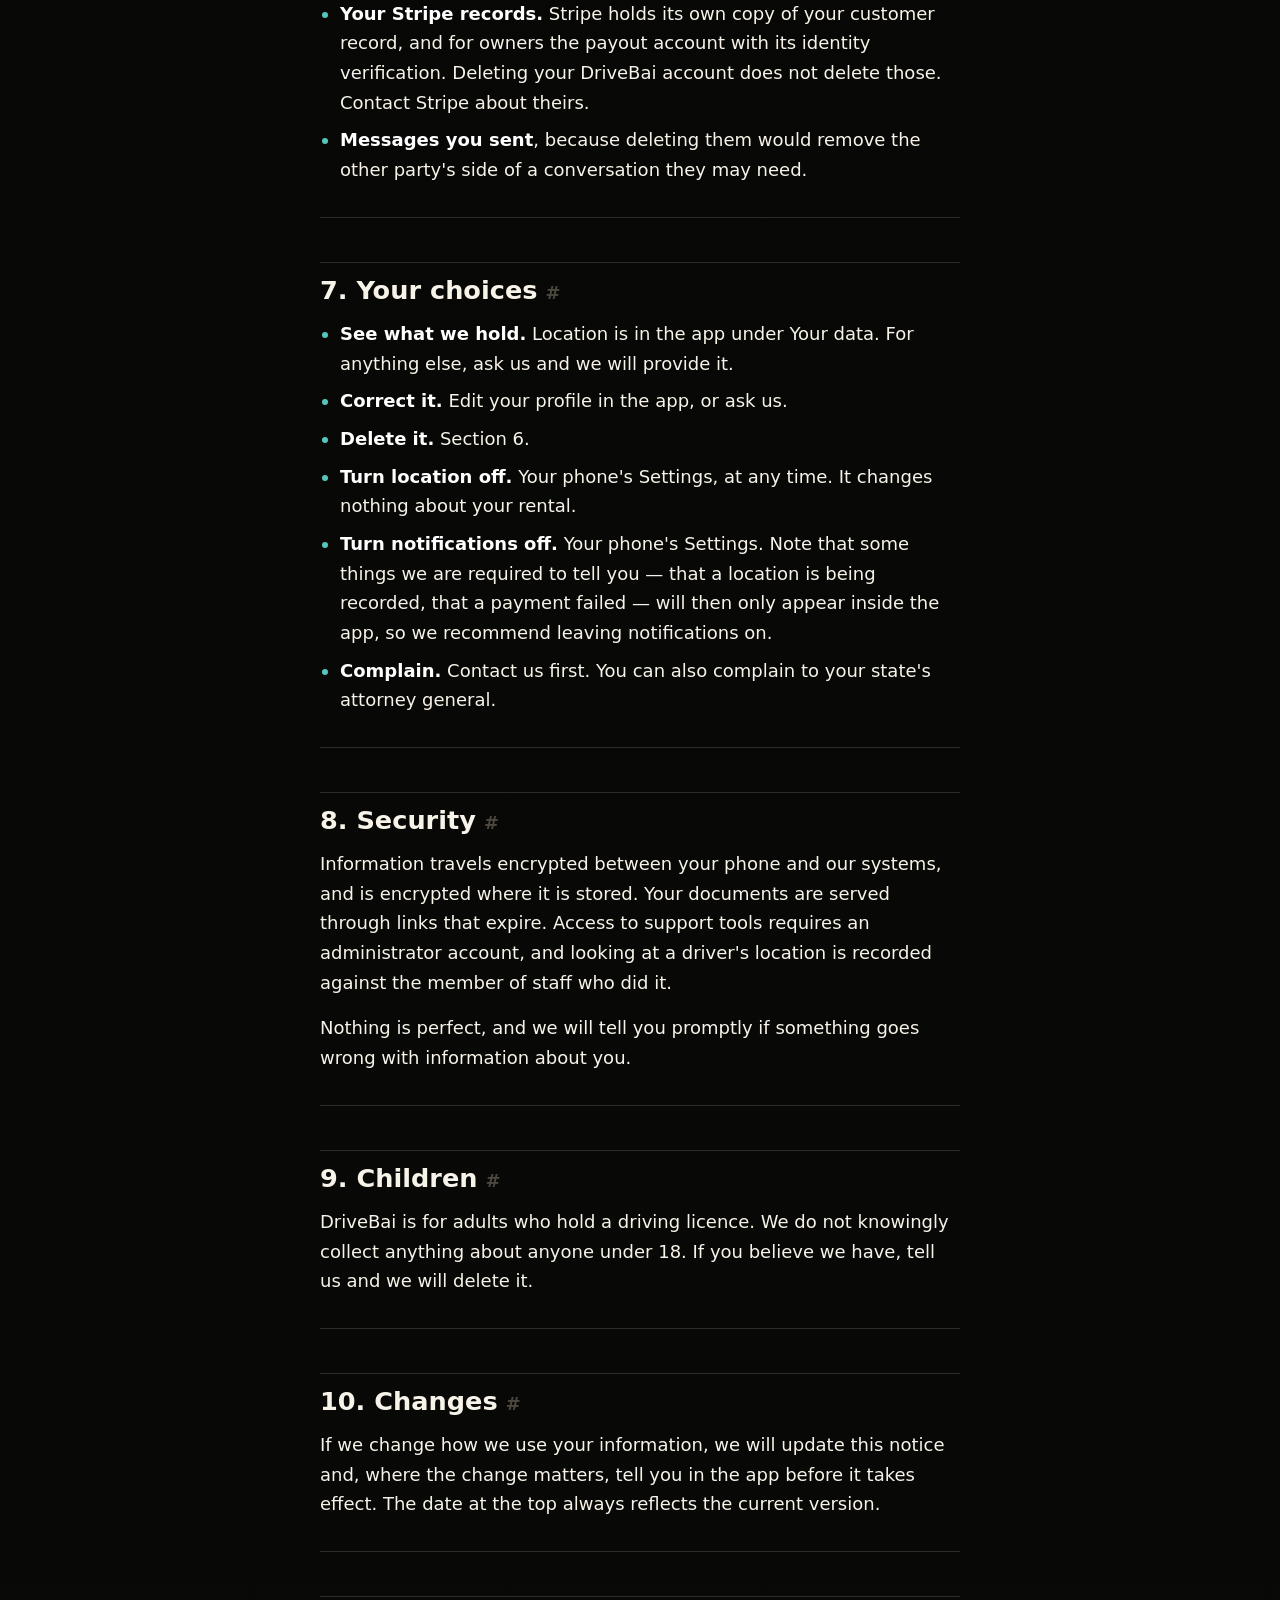
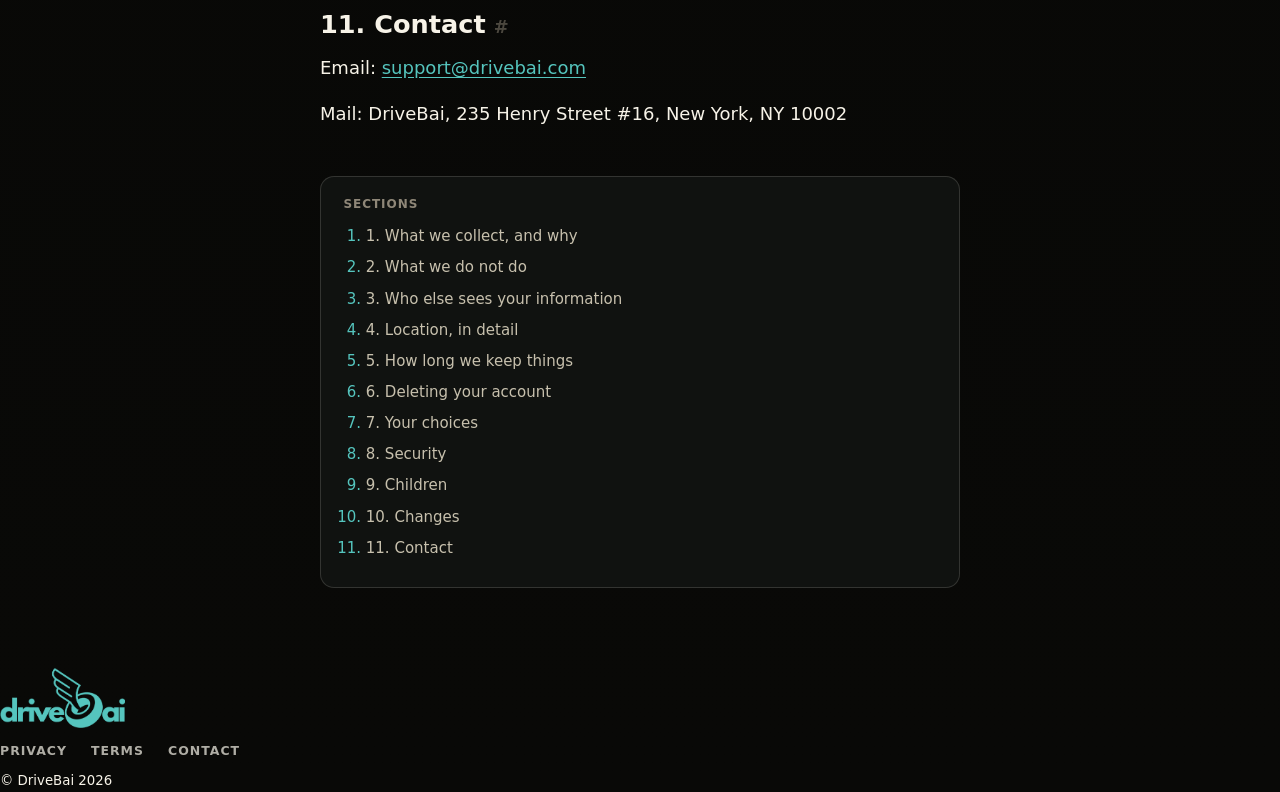
<file: privacy/index.html>
<!doctype html>
<html lang="en">
  <head>
    <meta charset="UTF-8" />
    <meta name="viewport" content="width=device-width, initial-scale=1.0" />
    <title>Privacy Notice - DriveBai</title>
    <meta
      name="description"
      content="What DriveBai collects about you, who sees it, how long it is kept, and what you can do about it."
    />
    <meta name="author" content="DriveBai" />
    <meta name="robots" content="index, follow" />
    <meta property="og:type" content="article" />
    <meta property="og:title" content="Privacy Notice - DriveBai" />
    <meta
      property="og:description"
      content="What DriveBai collects about you, who sees it, how long it is kept, and what you can do about it."
    />
    <link rel="stylesheet" href="../styles.css" />
    <link rel="stylesheet" href="../privacy.css" />
  </head>
  <body>
    <header class="site-header" aria-label="Primary navigation">
      <a class="brand" href="../" aria-label="DriveBai home">
        <img src="../assets/drivebai-logo.png" alt="DriveBai" class="brand-logo" />
      </a>
      <nav aria-label="Primary">
        <a href="../#how">How it works</a>
        <a href="../#plain">The plain terms</a>
        <a href="../#get">Get the app</a>
      </nav>
    </header>

    <main class="doc" id="top">
      <p class="dateline"><span class="dateline-label">Last updated</span> 27 October 2026</p>

      <h1>DriveBai Privacy Notice</h1>
      <p>Last updated 27 October 2026.</p>
      <p>This notice describes what DriveBai collects about you, who sees it, how long it is kept, and what you can do about it. It describes what the app and our systems actually do today. Where something is coming but is not built yet, this notice does not mention it, and it will be updated before it is.</p>
      <p>DriveBai connects people who own cars with people who want to rent them, and in some cases buy them. Because of that, some of your information is shown to the other person in a rental or a sale. The sections below say exactly which.</p>
      <hr aria-hidden="true" />
      <h2 id="section-1">1. What we collect, and why<a class="anchor" href="#section-1" aria-label="Link to this section">#</a></h2>
      <h3>When you create an account</h3>
      <p>Your name, email address, phone number, and a password if you set one. Some accounts sign in with an emailed code instead, in which case we hold no password. A profile photo if you add one.</p>
      <p>We need these to identify you, to let the other party in a rental know who they are dealing with, and to contact you about a rental.</p>
      <h3>When you get ready to rent as a driver</h3>
      <p>A photograph or scan of your driving licence, and any other document we ask you to upload. These are stored as image files against your account.</p>
      <p>We need them so a car owner can satisfy themselves that you are licensed before handing over a car.</p>
      <p>When you upload a driving licence, a copy of the picture is also sent to Microsoft's document-reading service, which reads three things off it: whether it is a driving licence, when it expires, and the name on it, so that the member of our staff who reviews your licence can compare that name with your account. The copy we send is reduced in size, and anything the camera recorded about where and when the photo was taken is removed first. What comes back is shown to the reviewer beside the picture. It does not approve or decline anything; a person does that, as before. We keep the three readings and the expiry date against the document, and nothing else the service reads — not the licence number, not your date of birth. Section 3 says what Microsoft does with the picture.</p>
      <p><strong>Read this part carefully, because it surprises people.</strong> When you send a request for a car, the documents you have uploaded are shared with that car's owner at that moment — not when they accept, but when you ask. The owner can view them for as long as the request exists. If you request five cars and rent none of them, five owners have seen your licence. If you upload a new document later, it is added to the most recent request automatically.</p>
      <p>We do it this way because an owner deciding whether to hand over a car wants to see who is asking. We are aware this shares more, and earlier, than it needs to, and we are looking at moving the sharing to the moment an owner accepts. Until we do, this notice describes what happens now.</p>
      <h3>When you list a car as an owner</h3>
      <p>The car's details, its photographs, the address or area where it is kept, and its registration and insurance documents. The pickup address is shown to drivers who are renting it, because they have to collect it.</p>
      <h3>When you pay or get paid</h3>
      <p>Card payments and payouts are handled by Stripe. <strong>We never see or store your full card number.</strong> Stripe holds that. We store a record that a payment happened, the amount, the last four digits and the card brand so you can recognise which card, and Stripe's own reference for it.</p>
      <p>If you are an owner receiving payouts, Stripe collects identity and bank information from you directly to meet financial regulations. That information is held by Stripe under their own privacy policy, not by us. We hold your Stripe account reference and whether your payout setup is complete.</p>
      <h3>When you use the app</h3>
      <p>Messages you send in a rental's chat, which the other party can read. The notifications we send you and whether they were opened. A token that lets us send notifications to your phone. Basic technical records of requests to our systems, including your device type and internet address, kept for security and for diagnosing faults.</p>
      <h3>Where you are — location</h3>
      <p>We collect location in three specific situations and at no other time.</p>
      <p><strong>Centring a map.</strong> When you are choosing where your car will be picked up, the app can centre the map near you so you are not dragging a pin across the world. This happens while you are on that screen and nothing is stored.</p>
      <p><strong>At handover.</strong> When you confirm you have picked a car up, and when you confirm you have returned it, we record roughly where that happened. It is part of the handover record, along with the photographs. You can see it; the other party is not shown it, and support sees it only in the situation described below, where a rental has ended unpaid. We delete it one year after the rental ends.</p>
      <p><strong>When a rental has ended without payment and the car has not come back.</strong> In that situation, and only then, each time you open DriveBai we record roughly where your phone is, so that the owner can get their car back. We tell you before this starts, a banner stays on your screen for the whole time it is happening, and you can see everything we have recorded in the app.</p>
      <p>Some things that are true of all three:</p>
      <ul>
      <li>The location is <strong>approximate — about a kilometre</strong>. The app asks your phone only for a rough position, so your phone never gives us a precise one even if you have allowed precise location for DriveBai; and we round what arrives to roughly the nearest kilometre before storing it, so a precise position could not be stored even by mistake. We could not tell you which street you are on.</li>
      <li>We <strong>never</strong> collect location in the background. The app has to be open.</li>
      <li>We never collect it while your rental is paid up and running normally.</li>
      <li>We never collect speed, direction, or a route, and we never build a history of your movements.</li>
      </ul>
      <p>Section 4 covers who sees location and for how long we keep it.</p>
      <h3>If you are involved in an accident or a dispute</h3>
      <p>What you report to us, photographs you upload, and any signature you provide.</p>
      <h3>If you buy or sell a car through DriveBai</h3>
      <p>Both parties' legal name and address go on the bill of sale, along with the vehicle identification number, the odometer reading and both signatures, because that is what a bill of sale is. Each party can see the other's driving licence image as part of that transaction. The completed bill of sale is a record of the sale and we keep it — see section 5.</p>
      <hr aria-hidden="true" />
      <h2 id="section-2">2. What we do <strong>not</strong> do<a class="anchor" href="#section-2" aria-label="Link to this section">#</a></h2>
      <ul>
      <li>We do not sell your information to anyone.</li>
      <li>We do not use it for advertising, and we do not let anyone else use it for advertising.</li>
      <li>We do not track you across other apps or websites. There is no advertising or analytics tracking in DriveBai.</li>
      <li>We do not collect your location in the background, ever.</li>
      <li>We do not store your full card number.</li>
      <li>We do not use your information to train machine-learning models.</li>
      </ul>
      <hr aria-hidden="true" />
      <h2 id="section-3">3. Who else sees your information<a class="anchor" href="#section-3" aria-label="Link to this section">#</a></h2>
      <h3>The other party in your rental or sale</h3>
      <p>A driver sees: the owner's name, profile photo, the car and its photographs, the pickup address, and the chat.</p>
      <p>An owner sees: the driver's name, profile photo, phone number, the documents the driver has uploaded including their driving licence, the payment history for the rental, and the chat. In a rental that has ended unpaid, an owner who asks support may be told the <strong>general area</strong> — a neighbourhood — that the driver's phone was last in. Never a street, never an address, never a map, and never whether the driver allowed location at all.</p>
      <p>In a sale, each party additionally sees the other's legal name, address, signature and driving licence image, on the bill of sale.</p>
      <h3>DriveBai support</h3>
      <p>Our support staff can see your account, your rentals, your payments and your messages, in order to help. When a rental has ended unpaid, support can see the approximate locations described above. <strong>Every time a member of staff looks at your location, that is recorded with their name, the time and their reason, and you can read that record in the app.</strong></p>
      <h3>Companies that do work for us</h3>
      <ul>
      <li><strong>Stripe</strong> — payments and payouts. They receive your name, email and payment details directly.</li>
      <li><strong>Apple</strong> — delivering notifications to your phone, and looking up the name of a neighbourhood from a location. The lookup is done on your phone, and from the rounded position, so what Apple receives is no more precise than what we hold.</li>
      <li><strong>Resend</strong> — sending the emails the app sends you: sign-in codes, password resets and the notices about your account. They come from <a href="mailto:support@drivebai.com">support@drivebai.com</a>, and a reply reaches us there. MailerSend or SendGrid can carry the same emails instead if Resend is unavailable.</li>
      <li><strong>Fly.io</strong> — hosting our systems and database.</li>
      <li><strong>Microsoft</strong> — reading driving licences. When you upload a licence, the Azure document-reading service receives a reduced copy of the picture, with anything the camera recorded about where and when it was taken removed, and returns what it reads: the kind of document, the name, and the expiry date. Microsoft keeps the picture and the reading for up to 24 hours so that we can collect the result, then deletes both; we also ask for them to be deleted as soon as we have the result. Microsoft does not use them to train its models. We keep only the three readings and the expiry date, as section 1 says.</li>
      <li><strong>The United States National Highway Traffic Safety Administration</strong> — we look up a vehicle identification number against their public database to check a car's details. This sends the vehicle number only, never anything about you.</li>
      </ul>
      <h3>Police and legal requests</h3>
      <p>If a car is reported stolen we give the police what we hold, including approximate locations, and we keep a record of having done so. We also respond to valid legal process. If police or a court serve us with a written request to preserve information for longer than our normal retention, we do, we log it, and we review it every 90 days.</p>
      <hr aria-hidden="true" />
      <a id="location" class="alias" aria-hidden="true"></a><h2 id="section-4">4. Location, in detail<a class="anchor" href="#section-4" aria-label="Link to this section">#</a></h2>
      <p>Because location is the most sensitive thing we hold, this section says everything about it in one place.</p>
      <div class="table-scroll"><table>
      <thead><tr><th></th><th>Collected when</th><th>Precision</th><th>Who can see it</th><th>How long we keep it</th></tr></thead><tbody>
      <tr><td>Map centring</td><td>while you are on the pickup-location screen</td><td>approximate</td><td>nobody — it is not stored</td><td>not stored</td></tr>
      <tr><td>Handover</td><td>when you confirm a pickup or a return</td><td>approximate, about a kilometre</td><td>you; support only once a rental has ended unpaid; never the other party</td><td>1 year after the rental ends</td></tr>
      <tr><td>Overdue rental</td><td>each time you open the app, after a rental has ended unpaid with the car not returned, and after we have told you</td><td>approximate, about a kilometre</td><td>you, support with every look recorded, the owner only as a neighbourhood</td><td>30 days after we stop collecting</td></tr>
      </tbody></table></div>
      <p><strong>When collection starts.</strong> A full day after the rental ended with the car not returned, and only after we have sent you the notification saying it is starting. Not while a payment is merely late, and not during the grace period you have to pay and continue — during that time your rental is still running.</p>
      <p><strong>When collection stops.</strong> As soon as any of these happens: you start a return in the app, the return is confirmed, support closes the rental, or 30 days pass from the first location we recorded. If the car has been reported stolen to police, 90 days instead of 30.</p>
      <p>Starting a return stops it for good. If the return is later cancelled or withdrawn, collection does <strong>not</strong> simply resume: it can only start again if our support team turns it back on deliberately, with a written reason, and we notify you when they do.</p>
      <p><strong>How long we keep it.</strong> 30 days after collection stops. So the longest any location can exist is 60 days from the first one, or 120 days where police are involved. Beyond that only on a written preservation request from police or a court.</p>
      <p><strong>How to stop it.</strong> Return the car in the app; collection stops immediately. Or switch location off for DriveBai in your phone's Settings at any time, which stops the app recording anything. Your rental is unaffected either way, what you owe is unaffected, and we do not tell the owner what you chose.</p>
      <p><strong>What you can see.</strong> In the app, under Settings then Your data then Location: every location we hold with its date and neighbourhood, every time support looked and why, and a button to request deletion.</p>
      <hr aria-hidden="true" />
      <h2 id="section-5">5. How long we keep things<a class="anchor" href="#section-5" aria-label="Link to this section">#</a></h2>
      <div class="table-scroll"><table>
      <thead><tr><th>Your account and profile</th><th>while your account exists</th></tr></thead><tbody>
      <tr><td>Documents you upload, including your licence</td><td>while your account exists; deleted when you delete your account</td></tr>
      <tr><td>The automatic reading of your licence (three results and the expiry date)</td><td>with the licence it was read from; deleted with it</td></tr>
      <tr><td>Rentals, payments and payouts</td><td>7 years, because tax and financial rules require it</td></tr>
      <tr><td>Chat messages</td><td>with the rental they belong to</td></tr>
      <tr><td>Handover records and photographs</td><td>with the rental</td></tr>
      <tr><td>Handover locations</td><td>1 year after the rental ends — shorter than the rental record they belong to</td></tr>
      <tr><td>Overdue-rental locations</td><td>30 days after collection stops; see section 4</td></tr>
      <tr><td>The record of support viewing your location</td><td>2 years; it contains no locations, only who looked and why</td></tr>
      <tr><td>A balance you owe</td><td>until it is paid; it survives closing your account</td></tr>
      <tr><td>Bills of sale</td><td>7 years, as a record of a completed sale</td></tr>
      <tr><td>Technical and security records</td><td>90 days</td></tr>
      </tbody></table></div>
      <hr aria-hidden="true" />
      <h2 id="section-6">6. Deleting your account<a class="anchor" href="#section-6" aria-label="Link to this section">#</a></h2>
      <p>You can delete your account in the app, under Settings. It asks you to type DELETE and, if you have a password, to enter it.</p>
      <p><strong>What is blocked.</strong> You cannot delete while a rental is in progress, a car of yours is out with a driver, or a payment is in flight. The app tells you what to finish first, and each of those can be finished in the app.</p>
      <p><strong>What deletion removes.</strong> Your profile, your documents and their image files, every location we hold about you — overdue-rental and handover alike — and your ability to sign in. Your name is replaced with a placeholder on records that have to survive. No location of any kind survives deletion of your account.</p>
      <p><strong>What survives deletion, and why.</strong></p>
      <ul>
      <li><strong>Any balance you owe.</strong> Deleting your account does not clear what you owe, and we keep enough to identify the debt and contact you about it.</li>
      <li><strong>Rentals, payments and payouts</strong>, for the 7 years tax rules require, with your name replaced by a placeholder.</li>
      <li><strong>Bills of sale</strong>, because they are the record of a car changing hands.</li>
      <li><strong>Your Stripe records.</strong> Stripe holds its own copy of your customer record, and for owners the payout account with its identity verification. Deleting your DriveBai account does not delete those. Contact Stripe about theirs.</li>
      <li><strong>Messages you sent</strong>, because deleting them would remove the other party's side of a conversation they may need.</li>
      </ul>
      <hr aria-hidden="true" />
      <h2 id="section-7">7. Your choices<a class="anchor" href="#section-7" aria-label="Link to this section">#</a></h2>
      <ul>
      <li><strong>See what we hold.</strong> Location is in the app under Your data. For anything else, ask us and we will provide it.</li>
      <li><strong>Correct it.</strong> Edit your profile in the app, or ask us.</li>
      <li><strong>Delete it.</strong> Section 6.</li>
      <li><strong>Turn location off.</strong> Your phone's Settings, at any time. It changes nothing about your rental.</li>
      <li><strong>Turn notifications off.</strong> Your phone's Settings. Note that some things we are required to tell you — that a location is being recorded, that a payment failed — will then only appear inside the app, so we recommend leaving notifications on.</li>
      <li><strong>Complain.</strong> Contact us first. You can also complain to your state's attorney general.</li>
      </ul>
      <hr aria-hidden="true" />
      <h2 id="section-8">8. Security<a class="anchor" href="#section-8" aria-label="Link to this section">#</a></h2>
      <p>Information travels encrypted between your phone and our systems, and is encrypted where it is stored. Your documents are served through links that expire. Access to support tools requires an administrator account, and looking at a driver's location is recorded against the member of staff who did it.</p>
      <p>Nothing is perfect, and we will tell you promptly if something goes wrong with information about you.</p>
      <hr aria-hidden="true" />
      <h2 id="section-9">9. Children<a class="anchor" href="#section-9" aria-label="Link to this section">#</a></h2>
      <p>DriveBai is for adults who hold a driving licence. We do not knowingly collect anything about anyone under 18. If you believe we have, tell us and we will delete it.</p>
      <hr aria-hidden="true" />
      <h2 id="section-10">10. Changes<a class="anchor" href="#section-10" aria-label="Link to this section">#</a></h2>
      <p>If we change how we use your information, we will update this notice and, where the change matters, tell you in the app before it takes effect. The date at the top always reflects the current version.</p>
      <hr aria-hidden="true" />
      <h2 id="section-11">11. Contact<a class="anchor" href="#section-11" aria-label="Link to this section">#</a></h2>
      <p>Email: <a href="mailto:support@drivebai.com">support@drivebai.com</a></p>
      <p>Mail: DriveBai, 235 Henry Street #16, New York, NY 10002</p>

      <nav class="doc-contents" aria-label="Sections of this notice">
        <h2>Sections</h2>
        <ol>
          <li><a href="#section-1">1. What we collect, and why</a></li>
          <li><a href="#section-2">2. What we do not do</a></li>
          <li><a href="#section-3">3. Who else sees your information</a></li>
          <li><a href="#section-4">4. Location, in detail</a></li>
          <li><a href="#section-5">5. How long we keep things</a></li>
          <li><a href="#section-6">6. Deleting your account</a></li>
          <li><a href="#section-7">7. Your choices</a></li>
          <li><a href="#section-8">8. Security</a></li>
          <li><a href="#section-9">9. Children</a></li>
          <li><a href="#section-10">10. Changes</a></li>
          <li><a href="#section-11">11. Contact</a></li>
        </ol>
      </nav>
    </main>

    <footer class="site-footer">
      <a class="brand" href="../" aria-label="DriveBai home">
        <img src="../assets/drivebai-logo.png" alt="DriveBai" class="brand-logo" />
      </a>
      <nav aria-label="Legal">
        <a href="/privacy" aria-current="page">Privacy</a>
        <a href="https://drivebai-landing-v2.netlify.app/terms">Terms</a>
        <a href="mailto:support@drivebai.com">Contact</a>
      </nav>
      <small>&copy; DriveBai 2026</small>
    </footer>
  </body>
</html>
</file>
<file: styles.css>
:root {
  color-scheme: dark;
  --black: #050605;
  --carbon: #101210;
  --carbon-2: #191b18;
  --paper: #f7f3e8;
  --paper-dim: #c7c0ad;
  --muted: #8f8778;
  --mint: #55c5be;
  --lime: #d9ec6b;
  --amber: #e2a85f;
  --line: rgba(247, 243, 232, 0.15);
  --line-strong: rgba(247, 243, 232, 0.28);
  --header: 76px;
  --sans: Inter, ui-sans-serif, system-ui, -apple-system, BlinkMacSystemFont, "Segoe UI", sans-serif;
  --display: "Arial Black", Impact, Inter, ui-sans-serif, system-ui, sans-serif;
}

* {
  box-sizing: border-box;
}

html {
  scroll-behavior: smooth;
}

body {
  margin: 0;
  min-width: 320px;
  background:
    linear-gradient(180deg, rgba(85, 197, 190, 0.12), transparent 21rem),
    linear-gradient(180deg, #0b0d0b 0%, var(--black) 45%, #090907 100%);
  color: var(--paper);
  font-family: var(--sans);
  line-height: 1.5;
  overflow-x: hidden;
  -webkit-font-smoothing: antialiased;
  text-rendering: optimizeLegibility;
}

body::before {
  content: "";
  position: fixed;
  inset: 0;
  z-index: -2;
  pointer-events: none;
  background:
    linear-gradient(90deg, transparent 0, transparent calc(50% - 1px), rgba(247, 243, 232, 0.07) 50%, transparent calc(50% + 1px)),
    repeating-linear-gradient(90deg, rgba(247, 243, 232, 0.025) 0 1px, transparent 1px 96px);
  opacity: 0.52;
}

body::after {
  content: "";
  position: fixed;
  inset: 0;
  z-index: -1;
  pointer-events: none;
  background: linear-gradient(110deg, rgba(85, 197, 190, 0.08), transparent 34%, rgba(226, 168, 95, 0.08));
  mix-blend-mode: screen;
}

img,
svg {
  display: block;
}

img {
  max-width: 100%;
}

a {
  color: inherit;
  text-decoration: none;
}

p,
h1,
h2 {
  margin-top: 0;
}

.site-header {
  position: fixed;
  inset: 0 0 auto;
  z-index: 50;
  min-height: var(--header);
  display: flex;
  align-items: center;
  justify-content: space-between;
  padding: 0 clamp(1.1rem, 3vw, 4.5rem);
  background: rgba(5, 6, 5, 0.74);
  border-bottom: 1px solid rgba(247, 243, 232, 0.09);
  backdrop-filter: blur(22px);
  -webkit-backdrop-filter: blur(22px);
}

.brand {
  display: inline-flex;
  align-items: center;
}

.brand-logo {
  width: 125px;
  height: auto;
}

.site-header nav,
.site-footer nav {
  display: flex;
  align-items: center;
  gap: 1.5rem;
  color: rgba(247, 243, 232, 0.7);
  font-size: 0.78rem;
  font-weight: 800;
  letter-spacing: 0.08em;
  text-transform: uppercase;
}

.site-header nav a,
.site-footer nav a {
  position: relative;
  padding: 0.45rem 0;
  transition: color 180ms ease;
}

.site-header nav a::after,
.site-footer nav a::after {
  content: "";
  position: absolute;
  left: 0;
  right: 0;
  bottom: 0.18rem;
  height: 1px;
  background: currentColor;
  transform: scaleX(0);
  transform-origin: left;
  transition: transform 180ms ease;
}

.site-header nav a:hover,
.site-footer nav a:hover {
  color: white;
}

.site-header nav a:hover::after,
.site-footer nav a:hover::after {
  transform: scaleX(1);
}

/* ══════════════════════════════════════════════════════════════════════════
   The landing page.

   Everything above this line — the tokens, the body, the header and footer —
   is shared with /privacy and is deliberately untouched.

   Phone first: the base rules are the narrow ones and the media queries only
   widen. The scroll sequence degrades in three steps, each of which has to be
   good on its own: scroll-driven CSS where it exists, an IntersectionObserver
   where it does not, and with no JavaScript at all a plain stack of screens in
   order.
   ══════════════════════════════════════════════════════════════════════════ */

.skip-link {
  position: absolute;
  left: -9999px;
  top: 0;
  z-index: 100;
  padding: 0.75rem 1.25rem;
  background: var(--paper);
  color: var(--black);
  border-radius: 0 0 8px 0;
  font-weight: 600;
}
.skip-link:focus {
  left: 0;
}

:where(a, button, [tabindex]):focus-visible {
  outline: 2px solid var(--mint);
  outline-offset: 3px;
  border-radius: 4px;
}

.section-title {
  font-family: var(--display);
  font-size: clamp(1.45rem, 5.5vw, 2.6rem);
  line-height: 1.08;
  letter-spacing: -0.015em;
  margin: 0 0 1rem;
}

/* ─── Hero ───────────────────────────────────────────────────────────────── */
.hero {
  position: relative;
  /* The header is fixed and --header tall; the hero has to start below it or
     the eyebrow sits under the blur. */
  padding: calc(var(--header) + 2rem) 1.25rem 2.5rem;
  max-width: 62rem;
  margin: 0 auto;
}

/* Anchor targets must clear the fixed header too. */
#how, #plain, #get, #top { scroll-margin-top: calc(var(--header) + 1rem); }

.eyebrow {
  margin: 0 0 0.75rem;
  font-size: 0.75rem;
  text-transform: uppercase;
  letter-spacing: 0.14em;
  color: var(--mint);
}

.hero h1 {
  font-family: var(--display);
  /* 7.5vw, not 9: at 430px the old size set a min-content width wider than the
     viewport, so the first line was clipped by body's overflow-x guard rather
     than wrapping. A heading that needs the guard is the wrong size. */
  font-size: clamp(1.75rem, 7.5vw, 3.6rem);
  line-height: 1.04;
  letter-spacing: -0.025em;
  margin: 0 0 1.25rem;
  text-wrap: balance;
}

.lede {
  font-size: clamp(1rem, 3.6vw, 1.2rem);
  line-height: 1.55;
  color: var(--paper-dim);
  max-width: 34rem;
  margin: 0 0 1.75rem;
}

.hero-facts {
  list-style: none;
  margin: 0 0 2rem;
  padding: 0;
  display: grid;
  gap: 0.6rem;
  max-width: 34rem;
}
.hero-facts li {
  padding-left: 1.1rem;
  position: relative;
  font-size: 0.95rem;
  color: var(--paper-dim);
}
.hero-facts li::before {
  content: "";
  position: absolute;
  left: 0;
  top: 0.55em;
  width: 6px;
  height: 6px;
  border-radius: 50%;
  background: var(--lime);
}
.hero-facts strong {
  color: var(--paper);
}

.hero-actions {
  display: flex;
  flex-wrap: wrap;
  gap: 0.75rem;
}

.button {
  display: inline-flex;
  align-items: center;
  gap: 0.55rem;
  padding: 0.85rem 1.4rem;
  border-radius: 999px;
  font-weight: 600;
  font-size: 0.95rem;
  border: 1px solid transparent;
  transition: transform 0.15s ease, background-color 0.15s ease, border-color 0.15s ease;
}
.button:hover {
  transform: translateY(-1px);
}
.button.primary {
  background: var(--mint);
  color: var(--black);
}
.button.primary:hover {
  background: #6ad4cd;
}
.button.secondary {
  border-color: var(--line-strong);
  color: var(--paper);
}
.button.secondary:hover {
  border-color: var(--paper-dim);
}
.button.large {
  padding: 1rem 1.6rem;
  font-size: 1rem;
}
.button-icon {
  display: inline-flex;
}

/* ─── The scroll sequence ────────────────────────────────────────────────── */
.sequence {
  padding: 2rem 1.25rem 3rem;
  max-width: 72rem;
  margin: 0 auto;
}

.sequence-grid {
  /* Names a scope so a step's view-timeline can drive a screen that is not its
     descendant. Without this the two sides cannot see each other's timelines. */
  timeline-scope: --s1, --s2, --s3, --s4, --s5, --s6;
}

.phone-rail {
  /* Sticky on a phone as well as a desktop. Without this the frame scrolls out
     of view during step one and the other five screens advance where nobody can
     see them — the whole sequence wasted on the larger half of the traffic.
     
     The rail carries its own backdrop because the steps scroll UNDERNEATH it: a
     transparent sticky frame lets step text run through the phone, which reads
     as a rendering fault rather than a design. The gradient tail is what makes
     text disappear instead of being chopped. */
  position: sticky;
  top: var(--header);
  z-index: 1;
  margin: 0 -1.25rem 1rem;
  padding: 1rem 1.25rem 2.5rem;
  /* Opaque for the whole of the phone, fading only across the 2.5rem tail below
     it. A gradient that starts fading inside the frame lets step text show
     through the lower third of the screenshot. */
  background: linear-gradient(
    to bottom,
    var(--black) calc(100% - 2.5rem),
    rgba(5, 6, 5, 0) 100%
  );
}

.phone-rail .phone {
  max-width: 10rem;
  margin: 0 auto;
}

.phone {
  position: relative;
  border-radius: 2rem;
  padding: 0.5rem;
  background: linear-gradient(160deg, #2a2d2a, #0d0f0d);
  box-shadow: 0 20px 60px rgba(0, 0, 0, 0.55), 0 0 0 1px rgba(247, 243, 232, 0.08);
}

.phone-screens {
  position: relative;
  border-radius: 1.6rem;
  overflow: hidden;
  background: #fff;
  /* 600 x 1150 is the exported capture; the box reserves that ratio so nothing
     reflows while the images decode. */
  aspect-ratio: 600 / 1150;
}

.phone-screens::after {
  /* The captures end mid-scroll. A short fade is framing, not retouching: it
     stops a cut-off row reading as a broken screenshot. */
  content: "";
  position: absolute;
  inset: auto 0 0 0;
  height: 14%;
  background: linear-gradient(to bottom, rgba(255, 255, 255, 0), #fff 82%);
  pointer-events: none;
}

.screen {
  position: absolute;
  inset: 0;
  display: block;
}
.screen img {
  width: 100%;
  height: 100%;
  object-fit: cover;
  object-position: top center;
  display: block;
}

/* ── No JavaScript, no scroll timelines: a readable stack ────────────────── */
/* Every screen is visible, in order, with its own caption from the step list.
   This is the floor, and it has to be good on its own. */
.screen {
  opacity: 1;
}
.phone-screens {
  display: grid;
}
.screen {
  position: relative;
  grid-area: 1 / 1;
}

/* ── With JavaScript: one at a time, cross-faded ─────────────────────────── */
[data-enhanced] .screen {
  position: absolute;
  inset: 0;
  opacity: 0;
  transform: translate3d(0, 1.5%, 0) scale(0.985);
  transition: opacity 0.45s ease, transform 0.45s ease;
  will-change: opacity, transform;
}
[data-enhanced] .screen[data-visible] {
  opacity: 1;
  transform: translate3d(0, 0, 0) scale(1);
}
[data-enhanced] .phone-screens {
  display: block;
}

.steps {
  list-style: none;
  margin: 0;
  padding: 0;
  counter-reset: step;
}

.step {
  /* The sticky phone owns the top of the viewport on a phone — roughly 46vh of
     it. The step text starts below that band so the two never overlap, which no
     amount of backdrop can fix once a heading is behind glass. */
  padding: 1.25rem 0 44vh;
  border-top: 1px solid var(--line);
  display: flex;
  flex-direction: column;
  justify-content: flex-start;
}
.step:first-child {
  padding-top: 0.5rem;
}
.step:last-child {
  /* No seventh step to make room for. */
  padding-bottom: 6rem;
}
.step:first-child {
  border-top: 0;
}

.step-n {
  margin: 0 0 0.35rem;
  font-size: 0.75rem;
  letter-spacing: 0.16em;
  color: var(--muted);
}

.step h3 {
  margin: 0 0 0.5rem;
  font-size: clamp(1.15rem, 4.5vw, 1.45rem);
  line-height: 1.2;
}

.step p {
  margin: 0;
  color: var(--paper-dim);
  line-height: 1.6;
  max-width: 34rem;
}
.step em {
  color: var(--lime);
  font-style: normal;
}

/* ─── The plain terms ────────────────────────────────────────────────────── */
.plain {
  background: var(--carbon);
  border-top: 1px solid var(--line);
  border-bottom: 1px solid var(--line);
  padding: 3rem 1.25rem;
}
.plain-inner {
  max-width: 72rem;
  margin: 0 auto;
}
.plain-lede {
  color: var(--paper-dim);
  max-width: 34rem;
  margin: 0 0 2rem;
}
.plain-grid {
  display: grid;
  gap: 1rem;
}
.plain-card {
  padding: 1.25rem 1.35rem;
  border: 1px solid var(--line);
  border-radius: 14px;
  background: var(--carbon-2);
}
.plain-card h3 {
  margin: 0 0 0.5rem;
  font-size: 1rem;
  line-height: 1.3;
  color: var(--amber);
}
.plain-card p {
  margin: 0;
  font-size: 0.93rem;
  line-height: 1.55;
  color: var(--paper-dim);
}

/* ─── Owners ─────────────────────────────────────────────────────────────── */
.owners {
  padding: 3rem 1.25rem;
}
.owners-inner {
  max-width: 40rem;
  margin: 0 auto;
}
.owners p {
  color: var(--paper-dim);
  line-height: 1.6;
  margin: 0 0 1rem;
}
.owners-note {
  padding: 1rem 1.2rem;
  border-left: 3px solid var(--amber);
  background: rgba(226, 168, 95, 0.08);
  border-radius: 0 10px 10px 0;
  font-size: 0.93rem;
}

/* ─── Download ───────────────────────────────────────────────────────────── */
.get {
  padding: 3.5rem 1.25rem 4.5rem;
  text-align: center;
  border-top: 1px solid var(--line);
}
.get-inner {
  max-width: 38rem;
  margin: 0 auto;
}
.get h2 {
  font-family: var(--display);
  font-size: clamp(1.7rem, 7vw, 2.8rem);
  line-height: 1.05;
  margin: 0 0 1rem;
}
.get p {
  color: var(--paper-dim);
  margin: 0 0 1.75rem;
  line-height: 1.6;
}

/* ─── Wider screens ──────────────────────────────────────────────────────── */
@media (min-width: 56rem) {
  .hero {
    padding: calc(var(--header) + 4rem) 2rem 3.5rem;
  }
  .sequence {
    padding: 3rem 2rem 5rem;
  }
  .sequence-grid {
    display: grid;
    grid-template-columns: 1fr 20rem;
    gap: 4rem;
    align-items: start;
  }
  .steps {
    order: 1;
  }
  .phone-rail {
    order: 2;
    position: sticky;
    top: 6rem;
    margin: 0;
    max-width: none;
  }
  .step,
  .step:first-child {
    /* Side by side on a desktop: no vertical clearance needed, just enough
       height that each step owns a clear stretch of scroll — which is what makes
       the sequence track the finger rather than flicker between two. */
    padding: 2.5rem 0;
    min-height: 70vh;
    justify-content: center;
  }
  .phone-rail {
    /* On a desktop the phone sits in its own column, so none of the backdrop
       machinery is needed — nothing scrolls behind it. */
    top: 6rem;
    margin: 0;
    padding: 0;
    background: none;
  }
  .phone-rail .phone {
    max-width: none;
  }
  .plain-grid {
    grid-template-columns: repeat(3, 1fr);
    gap: 1.25rem;
  }
  .plain,
  .owners,
  .get {
    padding-left: 2rem;
    padding-right: 2rem;
  }
}

/* ─── Scroll-driven animation, where the browser has it ──────────────────── */
/* No JavaScript involved: the screen's opacity is a function of where its step
   sits in the viewport, so it tracks the finger and reverses on scroll-back. */
@supports (animation-timeline: view()) {
  @media (prefers-reduced-motion: no-preference) {
    .step[data-step="1"] { view-timeline-name: --s1; }
    .step[data-step="2"] { view-timeline-name: --s2; }
    .step[data-step="3"] { view-timeline-name: --s3; }
    .step[data-step="4"] { view-timeline-name: --s4; }
    .step[data-step="5"] { view-timeline-name: --s5; }
    .step[data-step="6"] { view-timeline-name: --s6; }

    .sequence-grid .screen {
      position: absolute;
      inset: 0;
      opacity: 0;
      animation: screen-in linear both;
      animation-range: cover 22% cover 78%;
      will-change: opacity, transform;
    }
    .sequence-grid .phone-screens { display: block; }

    /* The first screen is the RESTING STATE. Every other screen fades up from
       nothing, but screen 1 has to be solid before its step has entered the
       range at all — otherwise the phone is an empty white rectangle for the
       whole of the hero, which is the first thing a visitor sees. With
       fill-mode both, holding opacity 1 at 0% is what the phone shows until
       the sequence starts moving. */
    .screen[data-screen="1"] {
      animation-timeline: --s1;
      animation-name: screen-in-first;
    }
    @keyframes screen-in-first {
      0%, 14% { opacity: 1; transform: translate3d(0, 0, 0) scale(1); }
      86%     { opacity: 1; transform: translate3d(0, 0, 0) scale(1); }
      100%    { opacity: 0; transform: translate3d(0, -2%, 0) scale(0.985); }
    }
    .screen[data-screen="2"] { animation-timeline: --s2; }
    .screen[data-screen="3"] { animation-timeline: --s3; }
    .screen[data-screen="4"] { animation-timeline: --s4; }
    .screen[data-screen="5"] { animation-timeline: --s5; }
    /* The last screen holds to the end for the same reason the first holds from
       the start: once its step has passed there is no seventh screen to take
       over, and an empty phone at the foot of the section looks broken. */
    .screen[data-screen="6"] {
      animation-timeline: --s6;
      animation-name: screen-in-last;
    }
    @keyframes screen-in-last {
      0%        { opacity: 0; transform: translate3d(0, 2%, 0) scale(0.985); }
      14%, 100% { opacity: 1; transform: translate3d(0, 0, 0) scale(1); }
    }

    /* Transform and opacity only — nothing here reads or writes layout. */
    @keyframes screen-in {
      0%   { opacity: 0; transform: translate3d(0, 2%, 0) scale(0.985); }
      14%  { opacity: 1; transform: translate3d(0, 0, 0) scale(1); }
      86%  { opacity: 1; transform: translate3d(0, 0, 0) scale(1); }
      100% { opacity: 0; transform: translate3d(0, -2%, 0) scale(0.985); }
    }

    /* The JavaScript fallback must not fight the native timeline. */
    [data-enhanced] .sequence-grid .screen { transition: none; }
  }
}

/* ─── Reduced motion ─────────────────────────────────────────────────────── */
/* Not a broken sequence with the animation removed: a deliberate static one.
   Every screen is shown, each beside its own step, nothing moves, nothing is
   sticky, and the reader gets the whole story by scrolling normally. */
/* The paired images are for reduced motion only; every other mode uses the one
   sticky frame and must not pay for a second copy on screen. */
.step-shot { display: none; }

@media (prefers-reduced-motion: reduce) {
  /* A STATIC SEQUENCE THAT IS GOOD ON ITS OWN, not the animated one with the
     movement switched off. Each screen sits with the step it illustrates, in
     reading order, and the sticky frame — which would otherwise be six
     screenshots stacked above six paragraphs — is gone entirely. */
  .phone-rail { display: none; }
  .step-shot {
    display: block;
    max-width: 13rem;
    margin: 1.25rem 0 0;
  }
  .step-shot img {
    width: 100%;
    height: auto;
    display: block;
    border-radius: 1rem;
    border: 1px solid var(--line);
  }
  .step,
  .step:first-child,
  .step:last-child {
    padding: 2rem 0;
    min-height: 0;
  }

  .screen,
  [data-enhanced] .screen,
  .sequence-grid .screen {
    position: relative !important;
    inset: auto !important;
    opacity: 1 !important;
    transform: none !important;
    animation: none !important;
    transition: none !important;
  }
  .phone-screens,
  [data-enhanced] .phone-screens,
  .sequence-grid .phone-screens {
    display: grid !important;
    grid-auto-flow: row;
    aspect-ratio: auto;
    gap: 0.5rem;
    background: transparent;
  }
  .phone-screens::after { display: none; }
  .phone {
    background: none;
    box-shadow: none;
    padding: 0;
  }
  .phone-rail {
    position: static !important;
    max-width: 17rem;
  }
  .screen img {
    border-radius: 1.1rem;
    height: auto;
    object-fit: contain;
  }
  .step { min-height: 0; }
  .button:hover { transform: none; }
  html { scroll-behavior: auto; }
}


/* ─── The header on a small phone ────────────────────────────────────────── */
/* The nav is three uppercase items with 1.5rem gaps; under about 26rem that is
   wider than the screen. Tightened here rather than in the shared header block,
   so /privacy keeps exactly the header it was built against. */
@media (max-width: 30rem) {
  .site-header {
    padding-inline: 1rem;
  }
  .site-header nav {
    gap: 0.75rem;
    font-size: 0.66rem;
    letter-spacing: 0.04em;
  }
  .site-header .brand-logo {
    width: 96px;
  }
}
@media (max-width: 22rem) {
  .site-header nav a[href="#plain"] {
    display: none;
  }
}
</file>
<file: privacy.css>
/* Long-document typography for /privacy, on top of styles.css.
 *
 * Phone first. Most people who open a privacy notice do it from a link inside an
 * app, on a phone, one-handed — so the base rules here are the narrow ones and
 * the only media query widens things for a desktop. Nothing is hidden at any
 * width: a legal document that collapses sections behind taps is a document
 * people do not read.
 *
 * It reuses the site's tokens (--paper, --carbon, --mint, --line) so the page
 * looks like the rest of DriveBai rather than like a generated policy page.
 */

.doc {
  max-width: 44rem; /* ~75 characters of this font: a comfortable measure */
  margin: 0 auto;
  padding: 2rem 1.25rem 4rem;
  font-size: 1.0625rem;
  line-height: 1.65;
  color: var(--paper);
}

/* ── The dateline, visible before any prose ───────────────────────────────── */
.doc .dateline {
  display: inline-flex;
  flex-wrap: wrap;
  gap: 0.5rem;
  align-items: baseline;
  margin: 0 0 1.5rem;
  padding: 0.4rem 0.75rem;
  border: 1px solid var(--line-strong);
  border-radius: 999px;
  background: rgba(85, 197, 190, 0.08);
  font-size: 0.875rem;
  color: var(--paper-dim);
}
.doc .dateline-label {
  text-transform: uppercase;
  letter-spacing: 0.08em;
  font-size: 0.75rem;
  color: var(--mint);
}

/* ── Headings ─────────────────────────────────────────────────────────────── */
.doc h1 {
  font-family: var(--display);
  font-size: clamp(1.75rem, 7vw, 2.75rem);
  line-height: 1.1;
  letter-spacing: -0.01em;
  margin: 0 0 1rem;
}

.doc h2 {
  font-size: clamp(1.25rem, 4.5vw, 1.6rem);
  line-height: 1.25;
  margin: 2.75rem 0 0.75rem;
  padding-top: 0.75rem;
  border-top: 1px solid var(--line);
  /* Deep-linked headings must not land under the fixed header. */
  scroll-margin-top: calc(var(--header) + 1rem);
}

.doc h3 {
  font-size: 1.0625rem;
  margin: 1.75rem 0 0.4rem;
  color: var(--mint);
  letter-spacing: 0.01em;
}

/* The alias anchor for section 4 — a target with no box of its own. */
.doc .alias {
  display: block;
  position: relative;
  top: calc((var(--header) + 1rem) * -1);
  visibility: hidden;
}

/* The # beside a heading. Always present rather than hover-only: on a phone
 * there is no hover, and the point is to be able to copy a section link. */
.doc .anchor {
  margin-left: 0.5rem;
  font-size: 0.7em;
  color: var(--muted);
  opacity: 0.5;
  text-decoration: none;
}
.doc .anchor:hover,
.doc .anchor:focus-visible {
  opacity: 1;
  color: var(--mint);
}

/* ── Body text ────────────────────────────────────────────────────────────── */
.doc p {
  margin: 0 0 1rem;
}

.doc strong {
  color: #fff;
  font-weight: 650;
}

.doc em {
  color: var(--paper-dim);
}

.doc a:not(.anchor) {
  color: var(--mint);
  text-decoration: underline;
  text-underline-offset: 0.18em;
  /* Long addresses must wrap rather than push the page sideways. */
  overflow-wrap: anywhere;
}

.doc ul {
  margin: 0 0 1.25rem;
  padding-left: 1.25rem;
}
.doc li {
  margin: 0 0 0.5rem;
}
.doc li::marker {
  color: var(--mint);
}

.doc hr {
  border: 0;
  border-top: 1px solid var(--line);
  margin: 2rem 0;
}

/* ── The blockquote note ──────────────────────────────────────────────────── */
.doc blockquote.note {
  margin: 1.25rem 0;
  padding: 1rem 1.1rem;
  border-left: 3px solid var(--amber);
  border-radius: 0 10px 10px 0;
  background: rgba(226, 168, 95, 0.09);
  font-size: 0.9375rem;
  color: var(--paper-dim);
}
.doc blockquote.note p:last-child {
  margin-bottom: 0;
}

/* ── Tables ───────────────────────────────────────────────────────────────── */
/* Retention and disclosure are both stated as tables, and a table is the one
 * thing that genuinely cannot reflow to 360px. Each gets its own horizontal
 * scroller so the PAGE never scrolls sideways. */
.doc .table-scroll {
  margin: 0 0 1.5rem;
  overflow-x: auto;
  -webkit-overflow-scrolling: touch;
  border: 1px solid var(--line);
  border-radius: 12px;
  background: var(--carbon);
}

.doc table {
  width: 100%;
  min-width: 30rem;
  border-collapse: collapse;
  font-size: 0.9375rem;
}

.doc thead th {
  text-align: left;
  font-size: 0.75rem;
  text-transform: uppercase;
  letter-spacing: 0.06em;
  color: var(--mint);
  font-weight: 600;
  padding: 0.7rem 0.9rem;
  border-bottom: 1px solid var(--line-strong);
  white-space: nowrap;
}

.doc tbody td {
  padding: 0.7rem 0.9rem;
  border-bottom: 1px solid var(--line);
  vertical-align: top;
  color: var(--paper-dim);
}
.doc tbody tr:last-child td {
  border-bottom: 0;
}
.doc tbody td:first-child {
  color: var(--paper);
  font-weight: 550;
}

/* ── The contents list, at the end ────────────────────────────────────────── */
/* At the end rather than the top on purpose: on a phone, a contents list above
 * the text pushes the actual notice below the fold, and the sections are short
 * enough to scroll. It is here so a section link can still be found and copied. */
.doc .doc-contents {
  margin-top: 3rem;
  padding: 1.25rem 1.4rem;
  border: 1px solid var(--line);
  border-radius: 14px;
  background: var(--carbon);
}
.doc .doc-contents h2 {
  margin: 0 0 0.75rem;
  padding: 0;
  border: 0;
  font-size: 0.75rem;
  text-transform: uppercase;
  letter-spacing: 0.08em;
  color: var(--muted);
}
.doc .doc-contents ol {
  margin: 0;
  padding-left: 1.4rem;
  font-size: 0.9375rem;
}
.doc .doc-contents li {
  margin: 0 0 0.4rem;
}
.doc .doc-contents a {
  color: var(--paper-dim);
  text-decoration: none;
}
.doc .doc-contents a:hover,
.doc .doc-contents a:focus-visible {
  color: var(--mint);
  text-decoration: underline;
}

/* ── Wider screens ────────────────────────────────────────────────────────── */
@media (min-width: 48rem) {
  .doc {
    padding: 3rem 2rem 5rem;
    font-size: 1.125rem;
  }
  .doc table {
    min-width: 0;
  }
}

/* Someone will print this or save it as a PDF for their records. */
@media print {
  .site-header,
  .site-footer,
  .doc .anchor,
  .doc .doc-contents {
    display: none !important;
  }
  .doc {
    max-width: none;
    padding: 0;
    color: #000;
    font-size: 11pt;
  }
  .doc .table-scroll {
    overflow: visible;
    border-color: #999;
  }
  .doc table {
    min-width: 0;
  }
  .doc h2,
  .doc h3 {
    color: #000;
  }
  .doc a:not(.anchor) {
    color: #000;
  }
}
</file>
